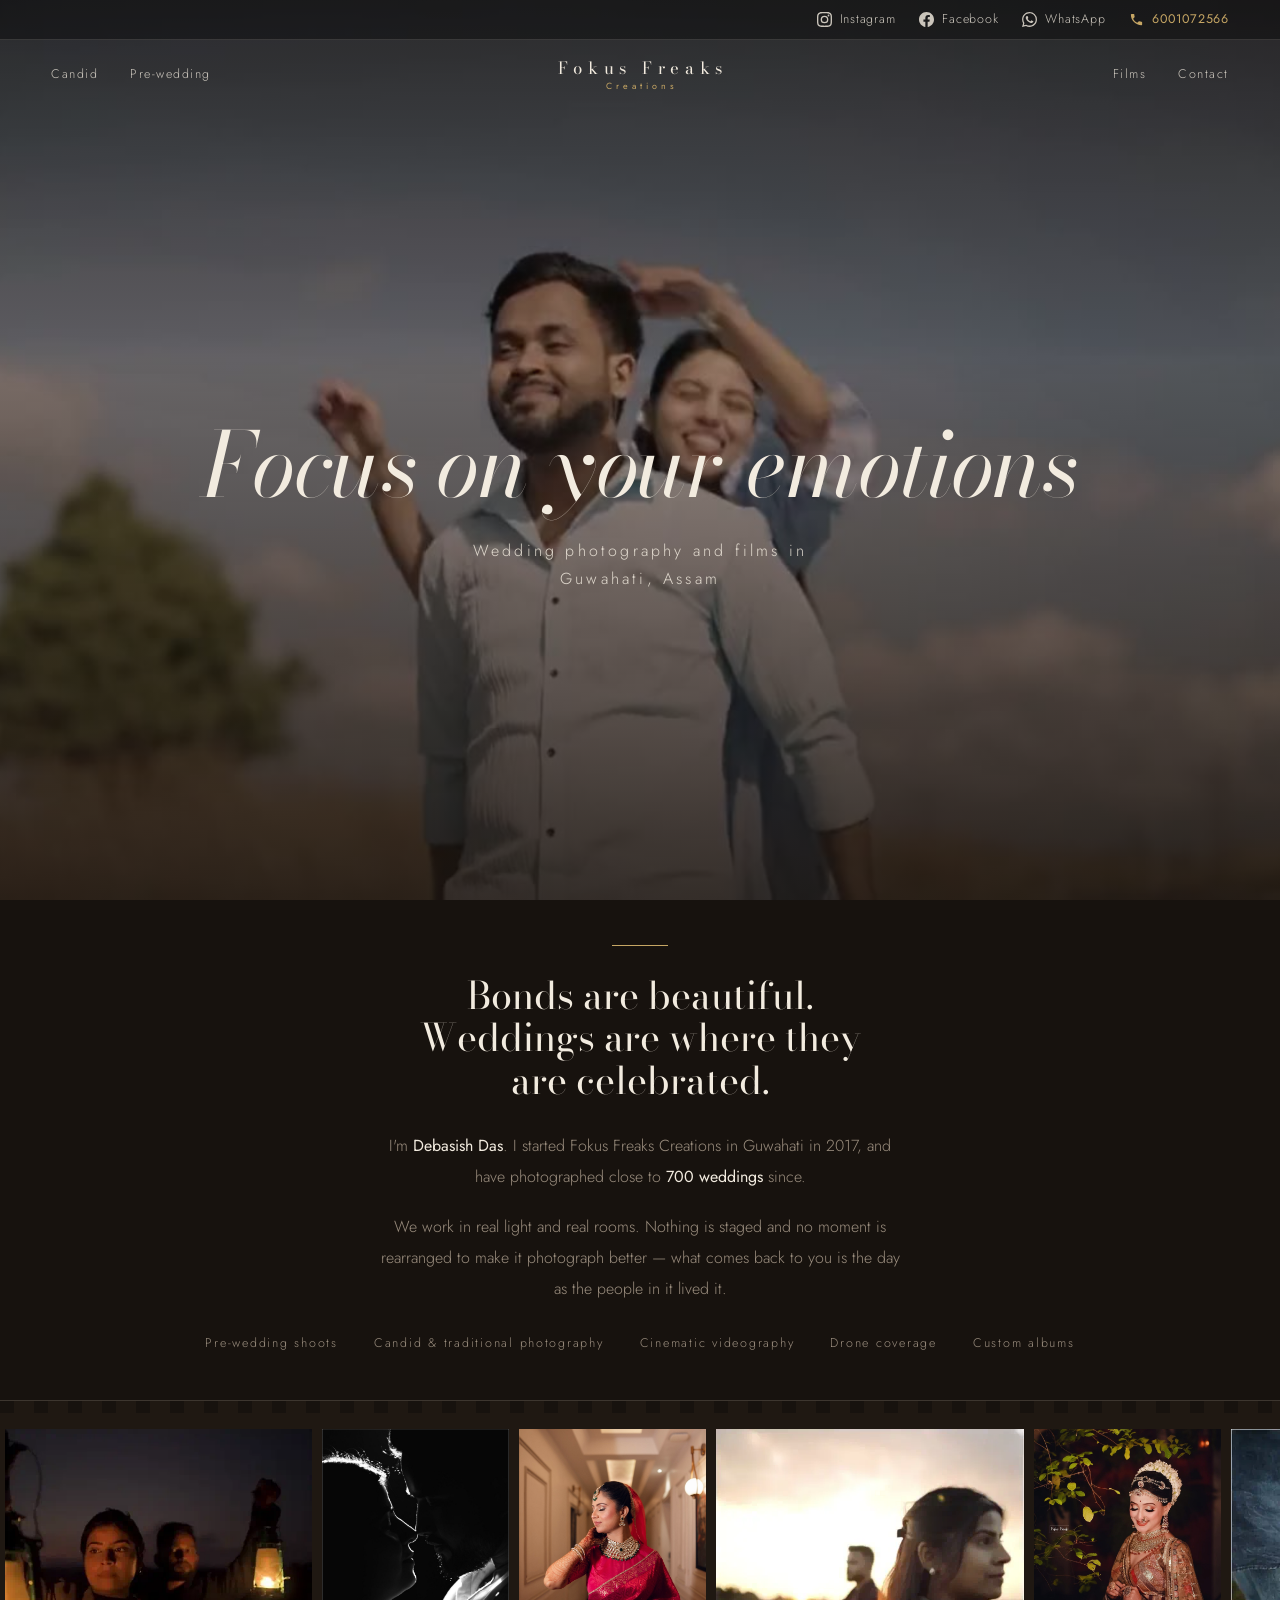
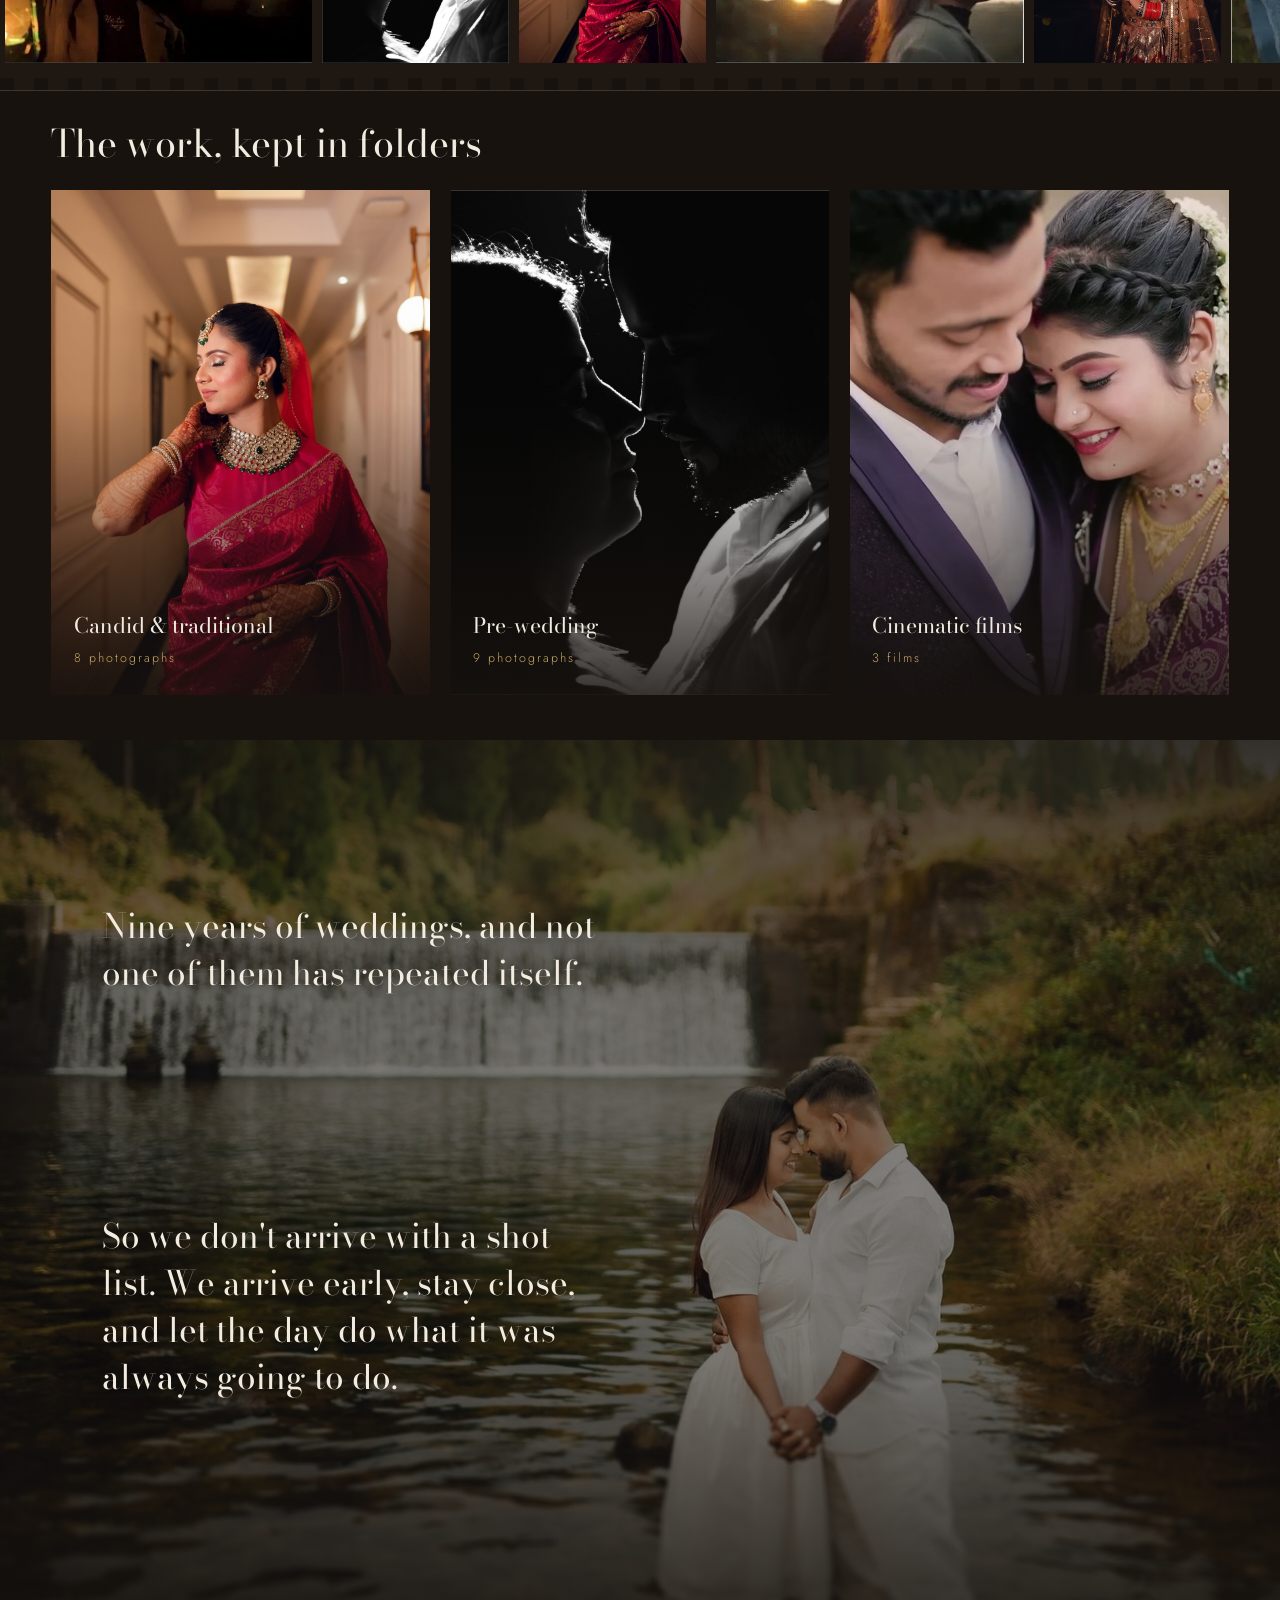
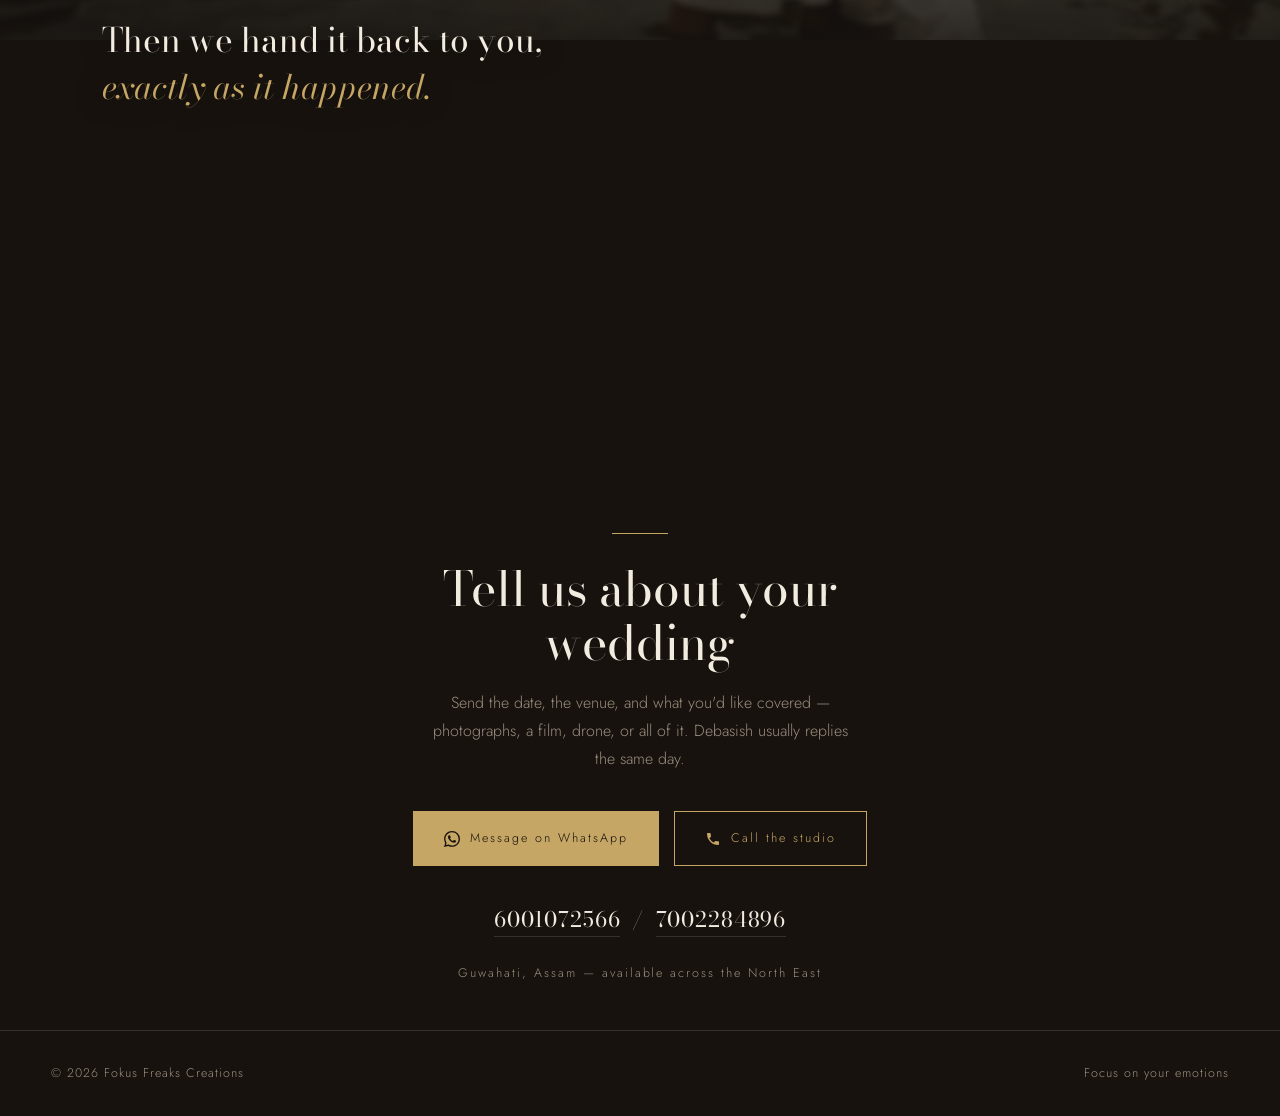
<file: index.html>
<!DOCTYPE html>
<!--
  FOKUS FREAKS CREATIONS — home page

  WHERE THE IDEAS CAME FROM (as you asked, noted in the code):
  • Hero ............... zadefilm.co.uk — one full-screen film, very little type over it.
  • Pinned picture ..... zadefilm.co.uk — a photograph held still while the words scroll past it.
  • Folder tiles ....... ashleysmithphotos.com — large tiles that open into their own galleries.
  • Moving frame strip . ours, for your brief — a 35mm strip so the home page can stay
                         almost photo-free while a visitor still sees the work.
-->
<html lang="en">
<head>
<meta charset="UTF-8">
<meta name="viewport" content="width=device-width, initial-scale=1">
<title>Fokus Freaks Creations — Wedding Photography &amp; Films in Guwahati, Assam</title>
<meta name="description" content="Fokus Freaks Creations is a wedding photography and cinematic film studio in Guwahati, Assam. Candid and traditional photography, pre-wedding shoots, drone coverage and custom albums by Debasish Das.">
<link rel="preconnect" href="https://fonts.googleapis.com">
<link rel="preconnect" href="https://fonts.gstatic.com" crossorigin>
<link href="https://fonts.googleapis.com/css2?family=Bodoni+Moda:ital,opsz,wght@0,6..96,400..500;1,6..96,400&family=Jost:wght@300;400;500&display=swap" rel="stylesheet">
<link rel="stylesheet" href="css/style.css">
</head>
<body>

<!-- The four brand marks, drawn once and reused wherever they're needed. -->
<svg style="display:none" aria-hidden="true">
  <symbol id="i-instagram" viewBox="0 0 24 24"><path d="M12 2.16c3.2 0 3.58.01 4.85.07 1.17.05 1.8.25 2.23.41.56.22.96.48 1.38.9.42.42.68.82.9 1.38.16.42.36 1.06.41 2.23.06 1.27.07 1.65.07 4.85s-.01 3.58-.07 4.85c-.05 1.17-.25 1.8-.41 2.23-.22.56-.48.96-.9 1.38-.42.42-.82.68-1.38.9-.42.16-1.06.36-2.23.41-1.27.06-1.65.07-4.85.07s-3.58-.01-4.85-.07c-1.17-.05-1.8-.25-2.23-.41-.56-.22-.96-.48-1.38-.9-.42-.42-.68-.82-.9-1.38-.16-.42-.36-1.06-.41-2.23-.06-1.27-.07-1.65-.07-4.85s.01-3.58.07-4.85c.05-1.17.25-1.8.41-2.23.22-.56.48-.96.9-1.38.42-.42.82-.68 1.38-.9.42-.16 1.06-.36 2.23-.41 1.27-.06 1.65-.07 4.85-.07M12 0C8.74 0 8.33.01 7.05.07 5.78.13 4.9.33 4.14.63c-.79.3-1.46.72-2.13 1.38C1.35 2.68.94 3.35.63 4.14.33 4.9.13 5.78.07 7.05.01 8.33 0 8.74 0 12s.01 3.67.07 4.95c.06 1.27.26 2.15.56 2.91.3.79.72 1.46 1.38 2.13.67.67 1.34 1.08 2.13 1.38.76.3 1.64.5 2.91.56C8.33 23.99 8.74 24 12 24s3.67-.01 4.95-.07c1.27-.06 2.15-.26 2.91-.56.79-.3 1.46-.71 2.13-1.38.67-.67 1.08-1.34 1.38-2.13.3-.76.5-1.64.56-2.91.06-1.28.07-1.69.07-4.95s-.01-3.67-.07-4.95c-.06-1.27-.26-2.15-.56-2.91-.3-.79-.71-1.46-1.38-2.13C21.32 1.35 20.65.94 19.86.63c-.76-.3-1.64-.5-2.91-.56C15.67.01 15.26 0 12 0z"/><path d="M12 5.84a6.16 6.16 0 100 12.32 6.16 6.16 0 000-12.32zM12 16a4 4 0 110-8 4 4 0 010 8z"/><circle cx="18.41" cy="5.59" r="1.44"/></symbol>
  <symbol id="i-facebook" viewBox="0 0 24 24"><path d="M24 12.07C24 5.4 18.63 0 12 0S0 5.4 0 12.07C0 18.1 4.39 23.1 10.13 24v-8.44H7.08v-3.49h3.05V9.41c0-3.02 1.79-4.69 4.53-4.69 1.31 0 2.68.24 2.68.24v2.97h-1.51c-1.49 0-1.96.93-1.96 1.89v2.25h3.33l-.53 3.49h-2.8V24C19.61 23.1 24 18.1 24 12.07z"/></symbol>
  <symbol id="i-whatsapp" viewBox="0 0 24 24"><path d="M17.47 14.38c-.3-.15-1.76-.87-2.03-.97-.27-.1-.47-.15-.67.15-.2.3-.77.97-.94 1.16-.17.2-.35.22-.64.08-.3-.15-1.26-.46-2.39-1.48-.88-.79-1.48-1.76-1.65-2.06-.17-.3-.02-.46.13-.61.13-.13.3-.35.45-.52.15-.17.2-.3.3-.5.1-.2.05-.37-.03-.52-.07-.15-.67-1.61-.92-2.21-.24-.58-.49-.5-.67-.51h-.57c-.2 0-.52.07-.79.37-.27.3-1.04 1.02-1.04 2.48s1.07 2.88 1.21 3.07c.15.2 2.1 3.2 5.08 4.49.71.3 1.26.49 1.69.62.71.23 1.36.2 1.87.12.57-.09 1.76-.72 2-1.41.25-.7.25-1.29.18-1.42-.08-.12-.28-.2-.57-.34M12.05 21.79h-.01a9.87 9.87 0 01-5.03-1.38l-.36-.21-3.74.98 1-3.65-.24-.37a9.86 9.86 0 01-1.51-5.26c0-5.45 4.44-9.89 9.89-9.89 2.64 0 5.12 1.03 6.99 2.9a9.83 9.83 0 012.89 6.99c0 5.45-4.43 9.89-9.88 9.89M20.46 3.49A11.82 11.82 0 0012.05 0C5.5 0 .16 5.34.16 11.89c0 2.1.55 4.14 1.59 5.95L.06 24l6.31-1.65a11.88 11.88 0 005.68 1.45h.01c6.55 0 11.89-5.34 11.89-11.89a11.82 11.82 0 00-3.48-8.42z"/></symbol>
  <symbol id="i-phone" viewBox="0 0 24 24"><path d="M6.62 10.79c1.44 2.83 3.76 5.14 6.59 6.59l2.2-2.2c.27-.27.67-.36 1.02-.24 1.12.37 2.33.57 3.57.57.55 0 1 .45 1 1V20c0 .55-.45 1-1 1-9.39 0-17-7.61-17-17 0-.55.45-1 1-1h3.5c.55 0 1 .45 1 1 0 1.25.2 2.45.57 3.57.11.35.03.74-.25 1.02l-2.2 2.2z"/></symbol>
</svg>

<header class="site-head">

  <!-- Instagram, Facebook, WhatsApp and the phone number sit at the very top,
       above the navigation — not in the footer. -->
  <div class="reach">
    <!-- TODO: swap in the studio's real Instagram address -->
    <a class="reach__item" href="https://www.instagram.com/fokus_freaks_creations/" target="_blank" rel="noopener">
      <svg><use href="#i-instagram"></use></svg><span>Instagram</span>
    </a>
    <a class="reach__item" href="https://www.facebook.com/FOKUSFREAKS10" target="_blank" rel="noopener">
      <svg><use href="#i-facebook"></use></svg><span>Facebook</span>
    </a>
    <a class="reach__item" href="https://wa.me/916001072566" target="_blank" rel="noopener">
      <svg><use href="#i-whatsapp"></use></svg><span>WhatsApp</span>
    </a>
    <a class="reach__item reach__item--call" href="tel:+916001072566">
      <svg><use href="#i-phone"></use></svg><span>6001072566</span>
    </a>
  </div>

  <nav class="nav" id="nav">
    <ul class="nav__side nav__side--left">
      <li><a href="candid.html">Candid</a></li>
      <li><a href="pre-wedding.html">Pre-wedding</a></li>
    </ul>

    <a class="nav__mark" href="index.html">Fokus Freaks<span>Creations</span></a>

    <ul class="nav__side nav__side--right">
      <li><a href="films.html">Films</a></li>
      <li><a href="#contact">Contact</a></li>
    </ul>

    <button class="nav__toggle" id="navToggle" aria-expanded="false" aria-controls="nav">Menu</button>
  </nav>
</header>

<main>

  <!-- HERO — one film, filling the screen (zadefilm.co.uk) -->
  <section class="hero">
    <video class="hero__video" autoplay muted loop playsinline preload="auto"
           poster="assets/hero/hero-poster.jpg">
      <source src="assets/hero/hero.mp4" type="video/mp4">
    </video>
    <div class="hero__veil"></div>
    <div class="hero__copy">
      <h1>Focus on your emotions</h1>
      <p class="hero__sub">Wedding photography and films in Guwahati, Assam</p>
    </div>
  </section>

  <!-- OPENING — words only. No photographs on this part of the page. -->
  <section class="opening" id="opening">
    <div class="wrap">
      <hr class="rule rule--center">
      <h2>Bonds are beautiful. Weddings are where they are celebrated.</h2>
      <div class="opening__body">
        <p>I'm <strong>Debasish Das</strong>. I started Fokus Freaks Creations in Guwahati in 2017,
        and have photographed close to <strong>700 weddings</strong> since.</p>
        <p>We work in real light and real rooms. Nothing is staged and no moment is rearranged to
        make it photograph better — what comes back to you is the day as the people in it lived it.</p>
      </div>
      <ul class="craft">
        <li>Pre-wedding shoots</li>
        <li>Candid &amp; traditional photography</li>
        <li>Cinematic videography</li>
        <li>Drone coverage</li>
        <li>Custom albums</li>
      </ul>
    </div>
  </section>

  <!-- MOVING FRAME STRIP — the frames are duplicated once so the loop is seamless.
       Hovering pauses it, and every frame opens the folder it belongs to. -->
  <section class="strip" aria-label="Recent frames">
    <div class="strip__track">
      <a class="frame" href="candid.html"><img src="assets/strip/strip-lantern.webp" alt="Candid moment by lantern light" loading="lazy"></a>
      <a class="frame" href="pre-wedding.html"><img src="assets/pre-wedding/pre-04.jpg" alt="Pre-wedding portrait in silhouette" loading="lazy"></a>
      <a class="frame" href="candid.html"><img src="assets/candid/candid-04.jpg" alt="Bride in red, Assamese wedding" loading="lazy"></a>
      <a class="frame" href="pre-wedding.html"><img src="assets/strip/strip-sunset.webp" alt="Pre-wedding shoot at sunset" loading="lazy"></a>
      <a class="frame" href="candid.html"><img src="assets/candid/candid-08.jpg" alt="Bridal portrait among leaves" loading="lazy"></a>
      <a class="frame" href="pre-wedding.html"><img src="assets/strip/strip-hands.webp" alt="Hands held during a pre-wedding shoot" loading="lazy"></a>
      <a class="frame" href="candid.html"><img src="assets/candid/candid-01.jpg" alt="Guests arriving in traditional mekhela sador" loading="lazy"></a>
      <a class="frame" href="pre-wedding.html"><img src="assets/strip/strip-misty-walk.webp" alt="Couple walking through mist" loading="lazy"></a>
      <a class="frame" href="pre-wedding.html"><img src="assets/pre-wedding/pre-02.jpg" alt="Couple at the river's edge" loading="lazy"></a>
      <a class="frame" href="candid.html"><img src="assets/candid/candid-06.jpg" alt="Bride in a golden muga saree" loading="lazy"></a>

      <!-- duplicate set, kept out of screen readers -->
      <a class="frame" href="candid.html" aria-hidden="true" tabindex="-1"><img src="assets/strip/strip-lantern.webp" alt="" loading="lazy"></a>
      <a class="frame" href="pre-wedding.html" aria-hidden="true" tabindex="-1"><img src="assets/pre-wedding/pre-04.jpg" alt="" loading="lazy"></a>
      <a class="frame" href="candid.html" aria-hidden="true" tabindex="-1"><img src="assets/candid/candid-04.jpg" alt="" loading="lazy"></a>
      <a class="frame" href="pre-wedding.html" aria-hidden="true" tabindex="-1"><img src="assets/strip/strip-sunset.webp" alt="" loading="lazy"></a>
      <a class="frame" href="candid.html" aria-hidden="true" tabindex="-1"><img src="assets/candid/candid-08.jpg" alt="" loading="lazy"></a>
      <a class="frame" href="pre-wedding.html" aria-hidden="true" tabindex="-1"><img src="assets/strip/strip-hands.webp" alt="" loading="lazy"></a>
      <a class="frame" href="candid.html" aria-hidden="true" tabindex="-1"><img src="assets/candid/candid-01.jpg" alt="" loading="lazy"></a>
      <a class="frame" href="pre-wedding.html" aria-hidden="true" tabindex="-1"><img src="assets/strip/strip-misty-walk.webp" alt="" loading="lazy"></a>
      <a class="frame" href="pre-wedding.html" aria-hidden="true" tabindex="-1"><img src="assets/pre-wedding/pre-02.jpg" alt="" loading="lazy"></a>
      <a class="frame" href="candid.html" aria-hidden="true" tabindex="-1"><img src="assets/candid/candid-06.jpg" alt="" loading="lazy"></a>
    </div>
  </section>

  <!-- FOLDERS — the photographs live behind these three tiles
       (structure borrowed from ashleysmithphotos.com) -->
  <section class="folders" id="work">
    <div class="wrap">
      <h2 class="folders__title">The work, kept in folders</h2>

      <div class="folder-grid">
        <a class="folder" href="candid.html">
          <img src="assets/candid/candid-04.jpg" alt="A bride in red before the ceremony" loading="lazy">
          <div class="folder__label">
            <h3>Candid &amp; traditional</h3>
            <span>8 photographs</span>
          </div>
        </a>

        <a class="folder" href="pre-wedding.html">
          <img src="assets/pre-wedding/pre-04.jpg" alt="A couple in silhouette during a pre-wedding shoot" loading="lazy">
          <div class="folder__label">
            <h3>Pre-wedding</h3>
            <span>9 photographs</span>
          </div>
        </a>

        <a class="folder" href="films.html">
          <img src="assets/films/film-03-poster.jpg" alt="Still from a cinematic wedding film" loading="lazy">
          <div class="folder__label">
            <h3>Cinematic films</h3>
            <span>3 films</span>
          </div>
        </a>
      </div>
    </div>
  </section>

  <!-- PINNED PICTURE, SCROLLING WORDS (zadefilm.co.uk) -->
  <section class="pinned" aria-label="How we work">
    <div class="pinned__media">
      <img src="assets/pre-wedding/pre-02.jpg"
           alt="A couple standing together in the river below the hills" loading="lazy" decoding="async">
    </div>
    <div class="pinned__scroll">
      <p class="pinned__line">Nine years of weddings, and not one of them has repeated itself.</p>
      <p class="pinned__line">So we don't arrive with a shot list. We arrive early, stay close,
      and let the day do what it was always going to do.</p>
      <p class="pinned__line">Then we hand it back to you, <em>exactly as it happened.</em></p>
    </div>
  </section>

  <!-- CONTACT -->
  <section class="contact" id="contact">
    <div class="wrap">
      <hr class="rule rule--center">
      <h2>Tell us about your wedding</h2>
      <p class="contact__lead">Send the date, the venue, and what you'd like covered — photographs,
      a film, drone, or all of it. Debasish usually replies the same day.</p>

      <div class="contact__actions">
        <a class="btn btn--solid" href="https://wa.me/916001072566?text=Hi%20Fokus%20Freaks%2C%20I%27d%20like%20to%20ask%20about%20wedding%20coverage." target="_blank" rel="noopener">
          <svg><use href="#i-whatsapp"></use></svg>Message on WhatsApp
        </a>
        <a class="btn" href="tel:+916001072566">
          <svg><use href="#i-phone"></use></svg>Call the studio
        </a>
      </div>

      <p class="contact__numbers">
        <a href="tel:+916001072566">6001072566</a> &nbsp;/&nbsp;
        <a href="tel:+917002284896">7002284896</a>
      </p>
      <p class="contact__where">Guwahati, Assam — available across the North East</p>
    </div>
  </section>
</main>

<footer class="site-foot">
  <div class="wrap">
    <span>© 2026 Fokus Freaks Creations</span>
    <span>Focus on your emotions</span>
  </div>
</footer>

<script src="js/script.js"></script>
</body>
</html>
</file>
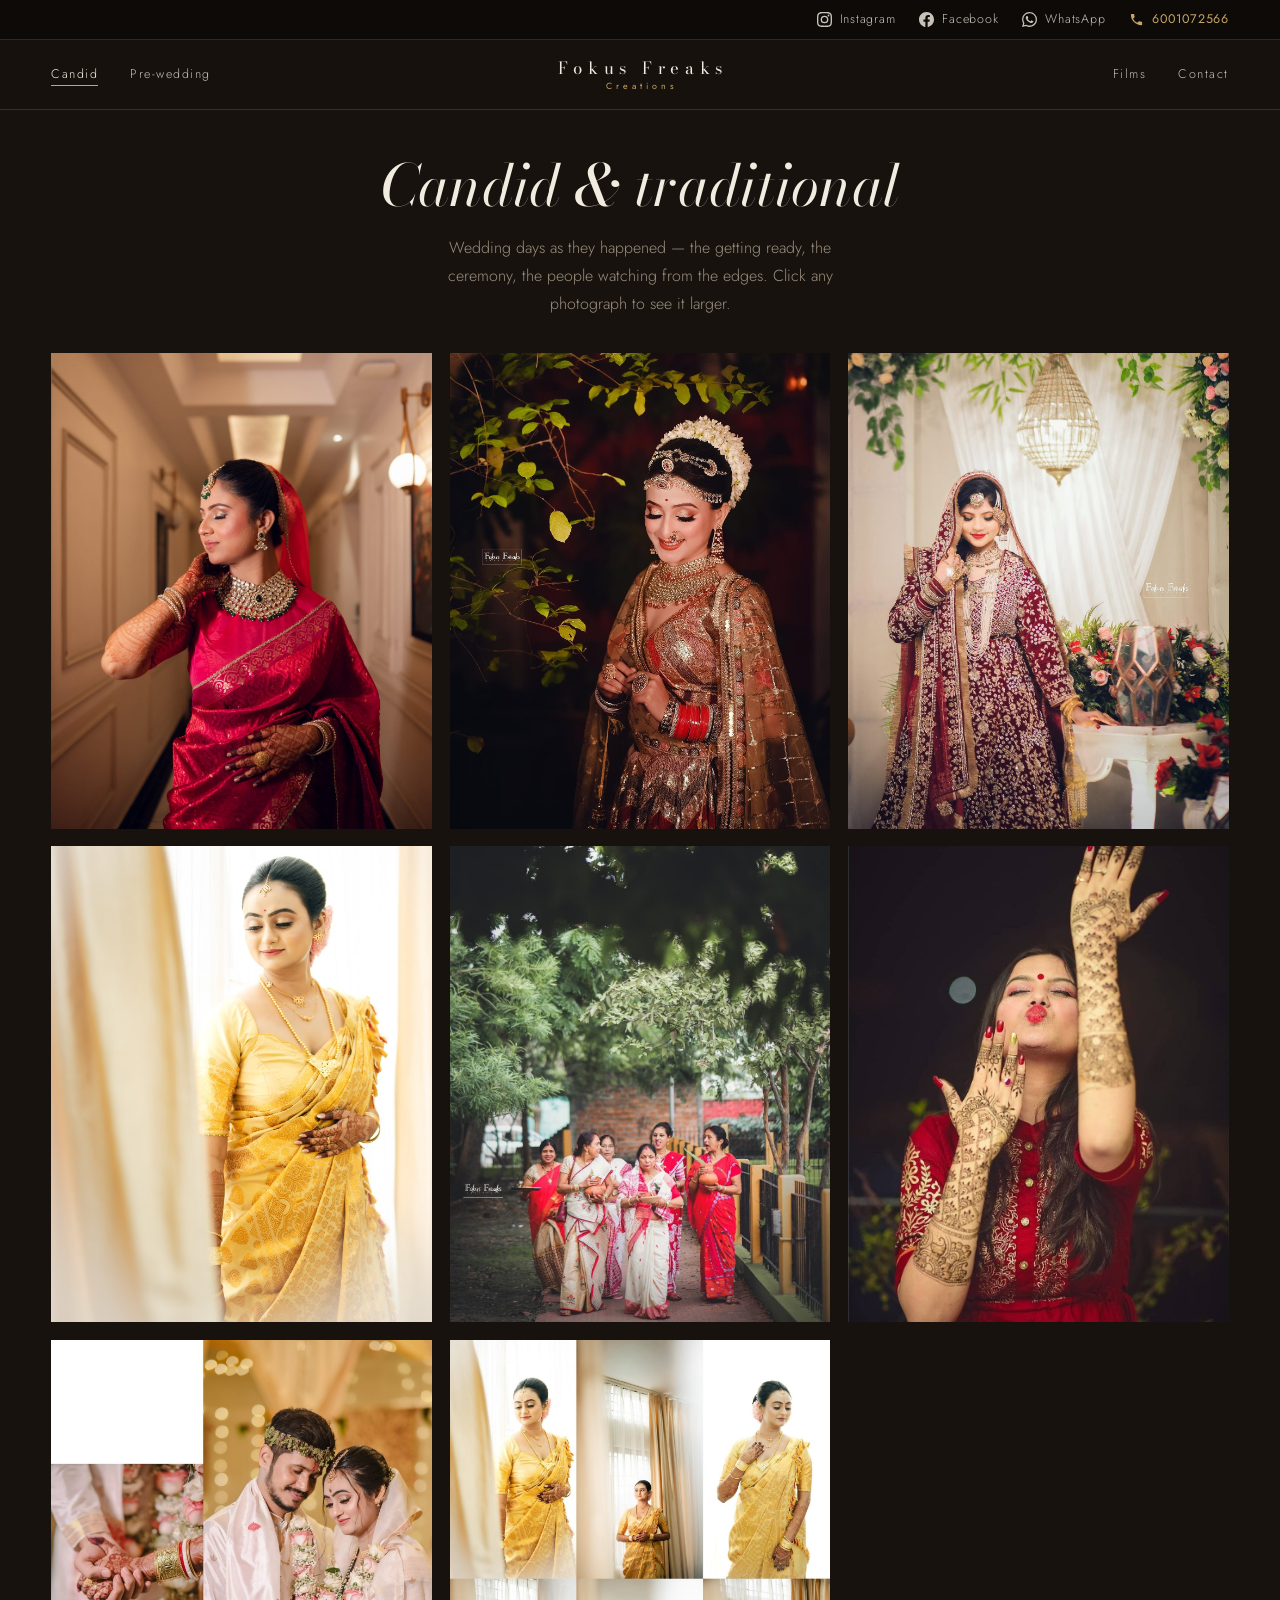
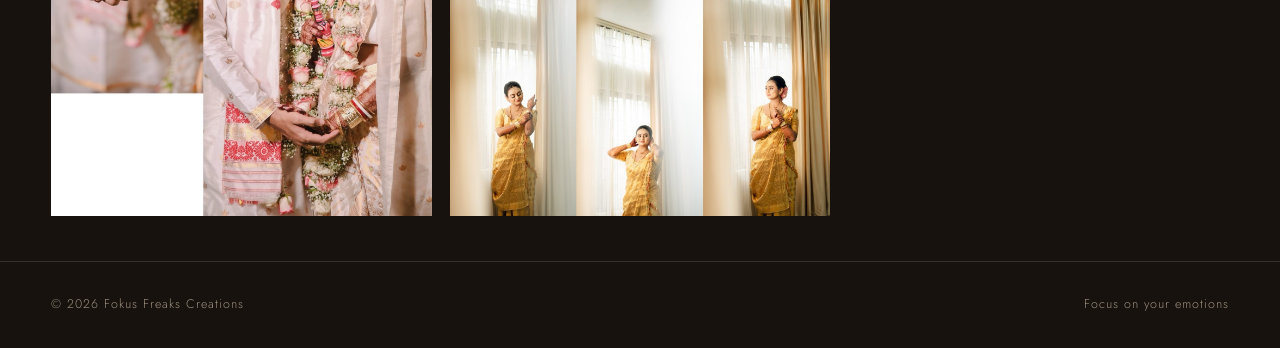
<file: candid.html>
<!DOCTYPE html>
<!-- Gallery layout follows ashleysmithphotos.com: one folder, one page, photographs only. -->
<html lang="en">
<head>
<meta charset="UTF-8">
<meta name="viewport" content="width=device-width, initial-scale=1">
<title>Candid &amp; Traditional Wedding Photography — Fokus Freaks Creations, Guwahati</title>
<meta name="description" content="Candid and traditional wedding photography from Assamese and North East Indian weddings, photographed by Debasish Das of Fokus Freaks Creations, Guwahati.">
<link rel="preconnect" href="https://fonts.googleapis.com">
<link rel="preconnect" href="https://fonts.gstatic.com" crossorigin>
<link href="https://fonts.googleapis.com/css2?family=Bodoni+Moda:ital,opsz,wght@0,6..96,400..500;1,6..96,400&family=Jost:wght@300;400;500&display=swap" rel="stylesheet">
<link rel="stylesheet" href="css/style.css">
</head>
<body>

<svg style="display:none" aria-hidden="true">
  <symbol id="i-instagram" viewBox="0 0 24 24"><path d="M12 2.16c3.2 0 3.58.01 4.85.07 1.17.05 1.8.25 2.23.41.56.22.96.48 1.38.9.42.42.68.82.9 1.38.16.42.36 1.06.41 2.23.06 1.27.07 1.65.07 4.85s-.01 3.58-.07 4.85c-.05 1.17-.25 1.8-.41 2.23-.22.56-.48.96-.9 1.38-.42.42-.82.68-1.38.9-.42.16-1.06.36-2.23.41-1.27.06-1.65.07-4.85.07s-3.58-.01-4.85-.07c-1.17-.05-1.8-.25-2.23-.41-.56-.22-.96-.48-1.38-.9-.42-.42-.68-.82-.9-1.38-.16-.42-.36-1.06-.41-2.23-.06-1.27-.07-1.65-.07-4.85s.01-3.58.07-4.85c.05-1.17.25-1.8.41-2.23.22-.56.48-.96.9-1.38.42-.42.82-.68 1.38-.9.42-.16 1.06-.36 2.23-.41 1.27-.06 1.65-.07 4.85-.07M12 0C8.74 0 8.33.01 7.05.07 5.78.13 4.9.33 4.14.63c-.79.3-1.46.72-2.13 1.38C1.35 2.68.94 3.35.63 4.14.33 4.9.13 5.78.07 7.05.01 8.33 0 8.74 0 12s.01 3.67.07 4.95c.06 1.27.26 2.15.56 2.91.3.79.72 1.46 1.38 2.13.67.67 1.34 1.08 2.13 1.38.76.3 1.64.5 2.91.56C8.33 23.99 8.74 24 12 24s3.67-.01 4.95-.07c1.27-.06 2.15-.26 2.91-.56.79-.3 1.46-.71 2.13-1.38.67-.67 1.08-1.34 1.38-2.13.3-.76.5-1.64.56-2.91.06-1.28.07-1.69.07-4.95s-.01-3.67-.07-4.95c-.06-1.27-.26-2.15-.56-2.91-.3-.79-.71-1.46-1.38-2.13C21.32 1.35 20.65.94 19.86.63c-.76-.3-1.64-.5-2.91-.56C15.67.01 15.26 0 12 0z"/><path d="M12 5.84a6.16 6.16 0 100 12.32 6.16 6.16 0 000-12.32zM12 16a4 4 0 110-8 4 4 0 010 8z"/><circle cx="18.41" cy="5.59" r="1.44"/></symbol>
  <symbol id="i-facebook" viewBox="0 0 24 24"><path d="M24 12.07C24 5.4 18.63 0 12 0S0 5.4 0 12.07C0 18.1 4.39 23.1 10.13 24v-8.44H7.08v-3.49h3.05V9.41c0-3.02 1.79-4.69 4.53-4.69 1.31 0 2.68.24 2.68.24v2.97h-1.51c-1.49 0-1.96.93-1.96 1.89v2.25h3.33l-.53 3.49h-2.8V24C19.61 23.1 24 18.1 24 12.07z"/></symbol>
  <symbol id="i-whatsapp" viewBox="0 0 24 24"><path d="M17.47 14.38c-.3-.15-1.76-.87-2.03-.97-.27-.1-.47-.15-.67.15-.2.3-.77.97-.94 1.16-.17.2-.35.22-.64.08-.3-.15-1.26-.46-2.39-1.48-.88-.79-1.48-1.76-1.65-2.06-.17-.3-.02-.46.13-.61.13-.13.3-.35.45-.52.15-.17.2-.3.3-.5.1-.2.05-.37-.03-.52-.07-.15-.67-1.61-.92-2.21-.24-.58-.49-.5-.67-.51h-.57c-.2 0-.52.07-.79.37-.27.3-1.04 1.02-1.04 2.48s1.07 2.88 1.21 3.07c.15.2 2.1 3.2 5.08 4.49.71.3 1.26.49 1.69.62.71.23 1.36.2 1.87.12.57-.09 1.76-.72 2-1.41.25-.7.25-1.29.18-1.42-.08-.12-.28-.2-.57-.34M12.05 21.79h-.01a9.87 9.87 0 01-5.03-1.38l-.36-.21-3.74.98 1-3.65-.24-.37a9.86 9.86 0 01-1.51-5.26c0-5.45 4.44-9.89 9.89-9.89 2.64 0 5.12 1.03 6.99 2.9a9.83 9.83 0 012.89 6.99c0 5.45-4.43 9.89-9.88 9.89M20.46 3.49A11.82 11.82 0 0012.05 0C5.5 0 .16 5.34.16 11.89c0 2.1.55 4.14 1.59 5.95L.06 24l6.31-1.65a11.88 11.88 0 005.68 1.45h.01c6.55 0 11.89-5.34 11.89-11.89a11.82 11.82 0 00-3.48-8.42z"/></symbol>
  <symbol id="i-phone" viewBox="0 0 24 24"><path d="M6.62 10.79c1.44 2.83 3.76 5.14 6.59 6.59l2.2-2.2c.27-.27.67-.36 1.02-.24 1.12.37 2.33.57 3.57.57.55 0 1 .45 1 1V20c0 .55-.45 1-1 1-9.39 0-17-7.61-17-17 0-.55.45-1 1-1h3.5c.55 0 1 .45 1 1 0 1.25.2 2.45.57 3.57.11.35.03.74-.25 1.02l-2.2 2.2z"/></symbol>
</svg>

<header class="site-head">

  <!-- Instagram, Facebook, WhatsApp and the phone number sit at the very top,
       above the navigation — not in the footer. -->
  <div class="reach">
    <!-- TODO: swap in the studio's real Instagram address -->
    <a class="reach__item" href="https://www.instagram.com/fokus_freaks_creations/" target="_blank" rel="noopener">
      <svg><use href="#i-instagram"></use></svg><span>Instagram</span>
    </a>
    <a class="reach__item" href="https://www.facebook.com/FOKUSFREAKS10" target="_blank" rel="noopener">
      <svg><use href="#i-facebook"></use></svg><span>Facebook</span>
    </a>
    <a class="reach__item" href="https://wa.me/916001072566" target="_blank" rel="noopener">
      <svg><use href="#i-whatsapp"></use></svg><span>WhatsApp</span>
    </a>
    <a class="reach__item reach__item--call" href="tel:+916001072566">
      <svg><use href="#i-phone"></use></svg><span>6001072566</span>
    </a>
  </div>

  <nav class="nav" id="nav">
    <ul class="nav__side nav__side--left">
      <li><a href="candid.html" aria-current="page">Candid</a></li>
      <li><a href="pre-wedding.html">Pre-wedding</a></li>
    </ul>

    <a class="nav__mark" href="index.html">Fokus Freaks<span>Creations</span></a>

    <ul class="nav__side nav__side--right">
      <li><a href="films.html">Films</a></li>
      <li><a href="index.html#contact">Contact</a></li>
    </ul>

    <button class="nav__toggle" id="navToggle" aria-expanded="false" aria-controls="nav">Menu</button>
  </nav>
</header>

<main>
  <div class="wrap">
    <div class="page-head">
      <h1>Candid &amp; traditional</h1>
      <p>Wedding days as they happened — the getting ready, the ceremony, the people watching from the edges. Click any photograph to see it larger.</p>
    </div>
    <div class="gallery">
      <figure><img src="assets/candid/candid-04.jpg" alt="Bride in red, waiting before the ceremony" loading="lazy"></figure>
      <figure><img src="assets/candid/candid-08.jpg" alt="Bridal portrait among leaves" loading="lazy"></figure>
      <figure><img src="assets/candid/candid-03.jpg" alt="Bride in a maroon lehenga beneath the mandap" loading="lazy"></figure>
      <figure><img src="assets/candid/candid-06.jpg" alt="Bride in a golden muga saree by a window" loading="lazy"></figure>
      <figure><img src="assets/candid/candid-01.jpg" alt="Guests arriving together in mekhela sador" loading="lazy"></figure>
      <figure><img src="assets/candid/candid-02.jpg" alt="Bride showing her mehendi" loading="lazy"></figure>
      <figure><img src="assets/candid/candid-05.jpg" alt="Album spread — hands, garlands and the couple" loading="lazy"></figure>
      <figure><img src="assets/candid/candid-07.jpg" alt="A set of portraits from the bridal preparation" loading="lazy"></figure>
    </div>
  </div>
</main>

<footer class="site-foot">
  <div class="wrap">
    <span>© 2026 Fokus Freaks Creations</span>
    <span>Focus on your emotions</span>
  </div>
</footer>

<script src="js/script.js"></script>
</body>
</html>
</file>
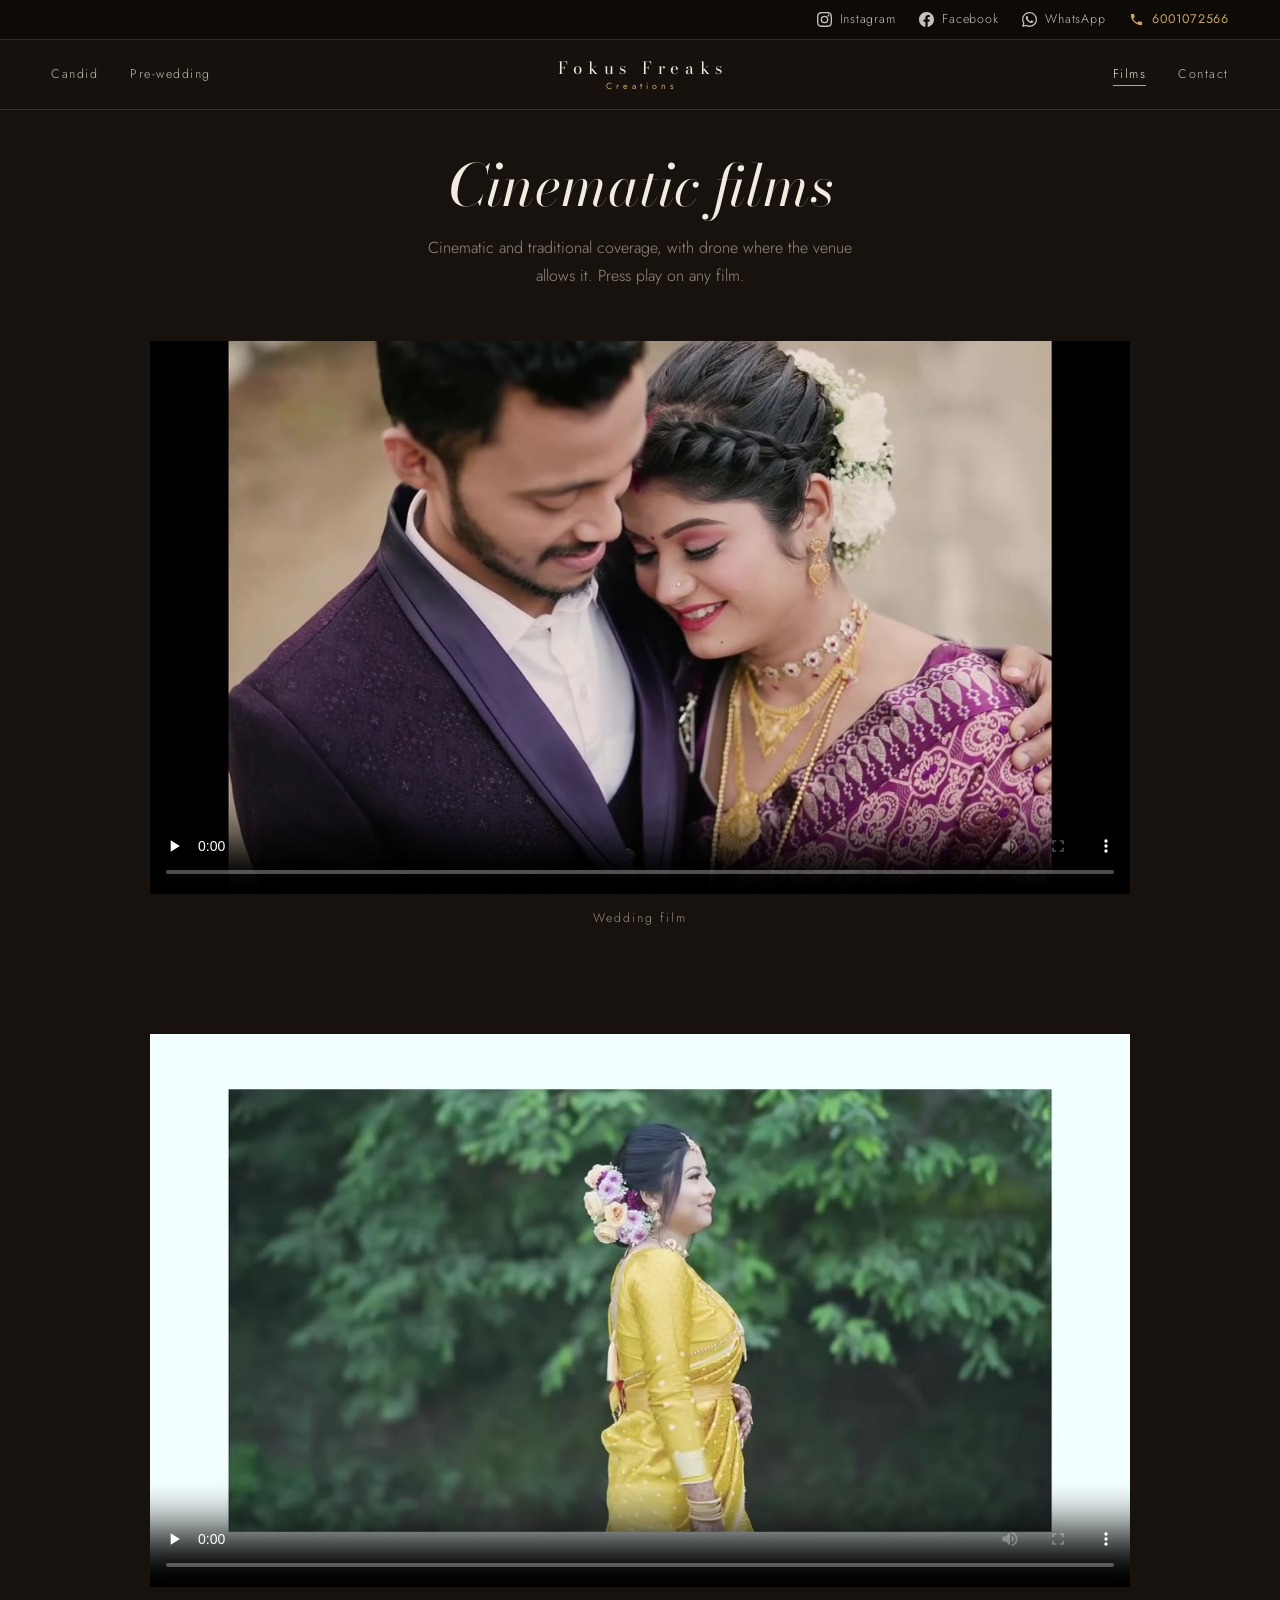
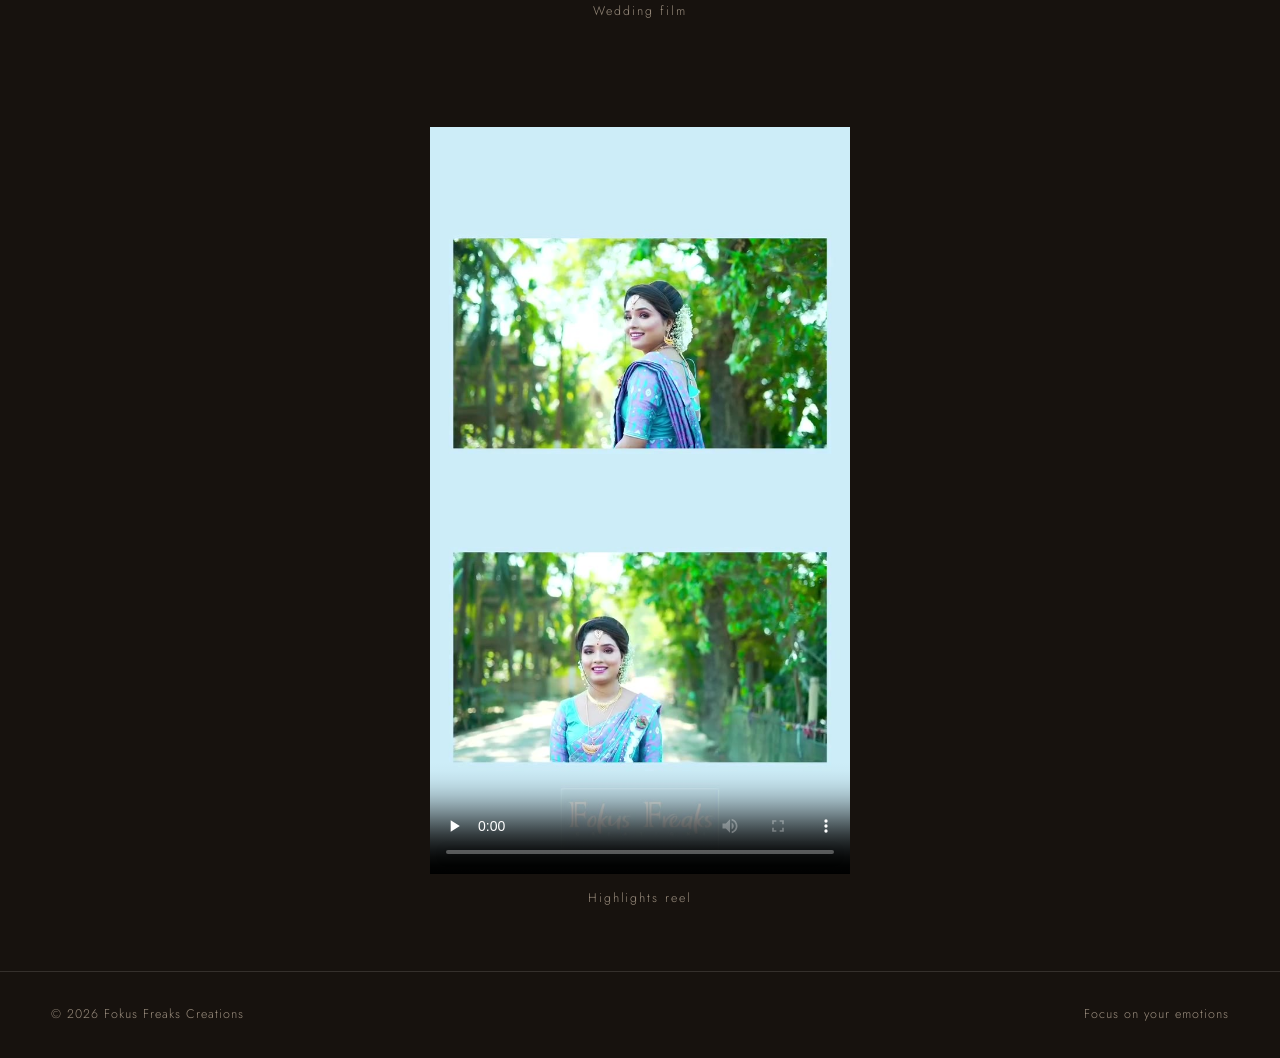
<file: films.html>
<!DOCTYPE html>
<!-- Gallery layout follows ashleysmithphotos.com: one folder, one page, photographs only. -->
<html lang="en">
<head>
<meta charset="UTF-8">
<meta name="viewport" content="width=device-width, initial-scale=1">
<title>Cinematic Wedding Films — Fokus Freaks Creations, Guwahati</title>
<meta name="description" content="Cinematic and traditional wedding videography, including drone coverage, by Fokus Freaks Creations in Guwahati, Assam.">
<link rel="preconnect" href="https://fonts.googleapis.com">
<link rel="preconnect" href="https://fonts.gstatic.com" crossorigin>
<link href="https://fonts.googleapis.com/css2?family=Bodoni+Moda:ital,opsz,wght@0,6..96,400..500;1,6..96,400&family=Jost:wght@300;400;500&display=swap" rel="stylesheet">
<link rel="stylesheet" href="css/style.css">
</head>
<body>

<svg style="display:none" aria-hidden="true">
  <symbol id="i-instagram" viewBox="0 0 24 24"><path d="M12 2.16c3.2 0 3.58.01 4.85.07 1.17.05 1.8.25 2.23.41.56.22.96.48 1.38.9.42.42.68.82.9 1.38.16.42.36 1.06.41 2.23.06 1.27.07 1.65.07 4.85s-.01 3.58-.07 4.85c-.05 1.17-.25 1.8-.41 2.23-.22.56-.48.96-.9 1.38-.42.42-.82.68-1.38.9-.42.16-1.06.36-2.23.41-1.27.06-1.65.07-4.85.07s-3.58-.01-4.85-.07c-1.17-.05-1.8-.25-2.23-.41-.56-.22-.96-.48-1.38-.9-.42-.42-.68-.82-.9-1.38-.16-.42-.36-1.06-.41-2.23-.06-1.27-.07-1.65-.07-4.85s.01-3.58.07-4.85c.05-1.17.25-1.8.41-2.23.22-.56.48-.96.9-1.38.42-.42.82-.68 1.38-.9.42-.16 1.06-.36 2.23-.41 1.27-.06 1.65-.07 4.85-.07M12 0C8.74 0 8.33.01 7.05.07 5.78.13 4.9.33 4.14.63c-.79.3-1.46.72-2.13 1.38C1.35 2.68.94 3.35.63 4.14.33 4.9.13 5.78.07 7.05.01 8.33 0 8.74 0 12s.01 3.67.07 4.95c.06 1.27.26 2.15.56 2.91.3.79.72 1.46 1.38 2.13.67.67 1.34 1.08 2.13 1.38.76.3 1.64.5 2.91.56C8.33 23.99 8.74 24 12 24s3.67-.01 4.95-.07c1.27-.06 2.15-.26 2.91-.56.79-.3 1.46-.71 2.13-1.38.67-.67 1.08-1.34 1.38-2.13.3-.76.5-1.64.56-2.91.06-1.28.07-1.69.07-4.95s-.01-3.67-.07-4.95c-.06-1.27-.26-2.15-.56-2.91-.3-.79-.71-1.46-1.38-2.13C21.32 1.35 20.65.94 19.86.63c-.76-.3-1.64-.5-2.91-.56C15.67.01 15.26 0 12 0z"/><path d="M12 5.84a6.16 6.16 0 100 12.32 6.16 6.16 0 000-12.32zM12 16a4 4 0 110-8 4 4 0 010 8z"/><circle cx="18.41" cy="5.59" r="1.44"/></symbol>
  <symbol id="i-facebook" viewBox="0 0 24 24"><path d="M24 12.07C24 5.4 18.63 0 12 0S0 5.4 0 12.07C0 18.1 4.39 23.1 10.13 24v-8.44H7.08v-3.49h3.05V9.41c0-3.02 1.79-4.69 4.53-4.69 1.31 0 2.68.24 2.68.24v2.97h-1.51c-1.49 0-1.96.93-1.96 1.89v2.25h3.33l-.53 3.49h-2.8V24C19.61 23.1 24 18.1 24 12.07z"/></symbol>
  <symbol id="i-whatsapp" viewBox="0 0 24 24"><path d="M17.47 14.38c-.3-.15-1.76-.87-2.03-.97-.27-.1-.47-.15-.67.15-.2.3-.77.97-.94 1.16-.17.2-.35.22-.64.08-.3-.15-1.26-.46-2.39-1.48-.88-.79-1.48-1.76-1.65-2.06-.17-.3-.02-.46.13-.61.13-.13.3-.35.45-.52.15-.17.2-.3.3-.5.1-.2.05-.37-.03-.52-.07-.15-.67-1.61-.92-2.21-.24-.58-.49-.5-.67-.51h-.57c-.2 0-.52.07-.79.37-.27.3-1.04 1.02-1.04 2.48s1.07 2.88 1.21 3.07c.15.2 2.1 3.2 5.08 4.49.71.3 1.26.49 1.69.62.71.23 1.36.2 1.87.12.57-.09 1.76-.72 2-1.41.25-.7.25-1.29.18-1.42-.08-.12-.28-.2-.57-.34M12.05 21.79h-.01a9.87 9.87 0 01-5.03-1.38l-.36-.21-3.74.98 1-3.65-.24-.37a9.86 9.86 0 01-1.51-5.26c0-5.45 4.44-9.89 9.89-9.89 2.64 0 5.12 1.03 6.99 2.9a9.83 9.83 0 012.89 6.99c0 5.45-4.43 9.89-9.88 9.89M20.46 3.49A11.82 11.82 0 0012.05 0C5.5 0 .16 5.34.16 11.89c0 2.1.55 4.14 1.59 5.95L.06 24l6.31-1.65a11.88 11.88 0 005.68 1.45h.01c6.55 0 11.89-5.34 11.89-11.89a11.82 11.82 0 00-3.48-8.42z"/></symbol>
  <symbol id="i-phone" viewBox="0 0 24 24"><path d="M6.62 10.79c1.44 2.83 3.76 5.14 6.59 6.59l2.2-2.2c.27-.27.67-.36 1.02-.24 1.12.37 2.33.57 3.57.57.55 0 1 .45 1 1V20c0 .55-.45 1-1 1-9.39 0-17-7.61-17-17 0-.55.45-1 1-1h3.5c.55 0 1 .45 1 1 0 1.25.2 2.45.57 3.57.11.35.03.74-.25 1.02l-2.2 2.2z"/></symbol>
</svg>

<header class="site-head">

  <!-- Instagram, Facebook, WhatsApp and the phone number sit at the very top,
       above the navigation — not in the footer. -->
  <div class="reach">
    <!-- TODO: swap in the studio's real Instagram address -->
    <a class="reach__item" href="https://www.instagram.com/fokus_freaks_creations/" target="_blank" rel="noopener">
      <svg><use href="#i-instagram"></use></svg><span>Instagram</span>
    </a>
    <a class="reach__item" href="https://www.facebook.com/FOKUSFREAKS10" target="_blank" rel="noopener">
      <svg><use href="#i-facebook"></use></svg><span>Facebook</span>
    </a>
    <a class="reach__item" href="https://wa.me/916001072566" target="_blank" rel="noopener">
      <svg><use href="#i-whatsapp"></use></svg><span>WhatsApp</span>
    </a>
    <a class="reach__item reach__item--call" href="tel:+916001072566">
      <svg><use href="#i-phone"></use></svg><span>6001072566</span>
    </a>
  </div>

  <nav class="nav" id="nav">
    <ul class="nav__side nav__side--left">
      <li><a href="candid.html">Candid</a></li>
      <li><a href="pre-wedding.html">Pre-wedding</a></li>
    </ul>

    <a class="nav__mark" href="index.html">Fokus Freaks<span>Creations</span></a>

    <ul class="nav__side nav__side--right">
      <li><a href="films.html" aria-current="page">Films</a></li>
      <li><a href="index.html#contact">Contact</a></li>
    </ul>

    <button class="nav__toggle" id="navToggle" aria-expanded="false" aria-controls="nav">Menu</button>
  </nav>
</header>

<main>
  <div class="wrap">
    <div class="page-head">
      <h1>Cinematic films</h1>
      <p>Cinematic and traditional coverage, with drone where the venue allows it. Press play on any film.</p>
    </div>
    <div class="films">
      <!-- TODO: replace each caption with the couple's names and the venue -->
      <figure class="film film--wide">
        <video controls preload="none" playsinline width="1276" height="720" poster="assets/films/film-03-poster.jpg">
          <source src="assets/films/film-03.mp4" type="video/mp4">
        </video>
        <figcaption>Wedding film</figcaption>
      </figure>

      <figure class="film film--wide">
        <video controls preload="none" playsinline width="1276" height="720" poster="assets/films/film-02-poster.jpg">
          <source src="assets/films/film-02.mp4" type="video/mp4">
        </video>
        <figcaption>Wedding film</figcaption>
      </figure>

      <figure class="film film--vertical">
        <video controls preload="none" playsinline width="720" height="1280" poster="assets/films/film-01-poster.jpg">
          <source src="assets/films/film-01.mp4" type="video/mp4">
        </video>
        <figcaption>Highlights reel</figcaption>
      </figure>
    </div>
  </div>
</main>

<footer class="site-foot">
  <div class="wrap">
    <span>© 2026 Fokus Freaks Creations</span>
    <span>Focus on your emotions</span>
  </div>
</footer>

<script src="js/script.js"></script>
</body>
</html>
</file>
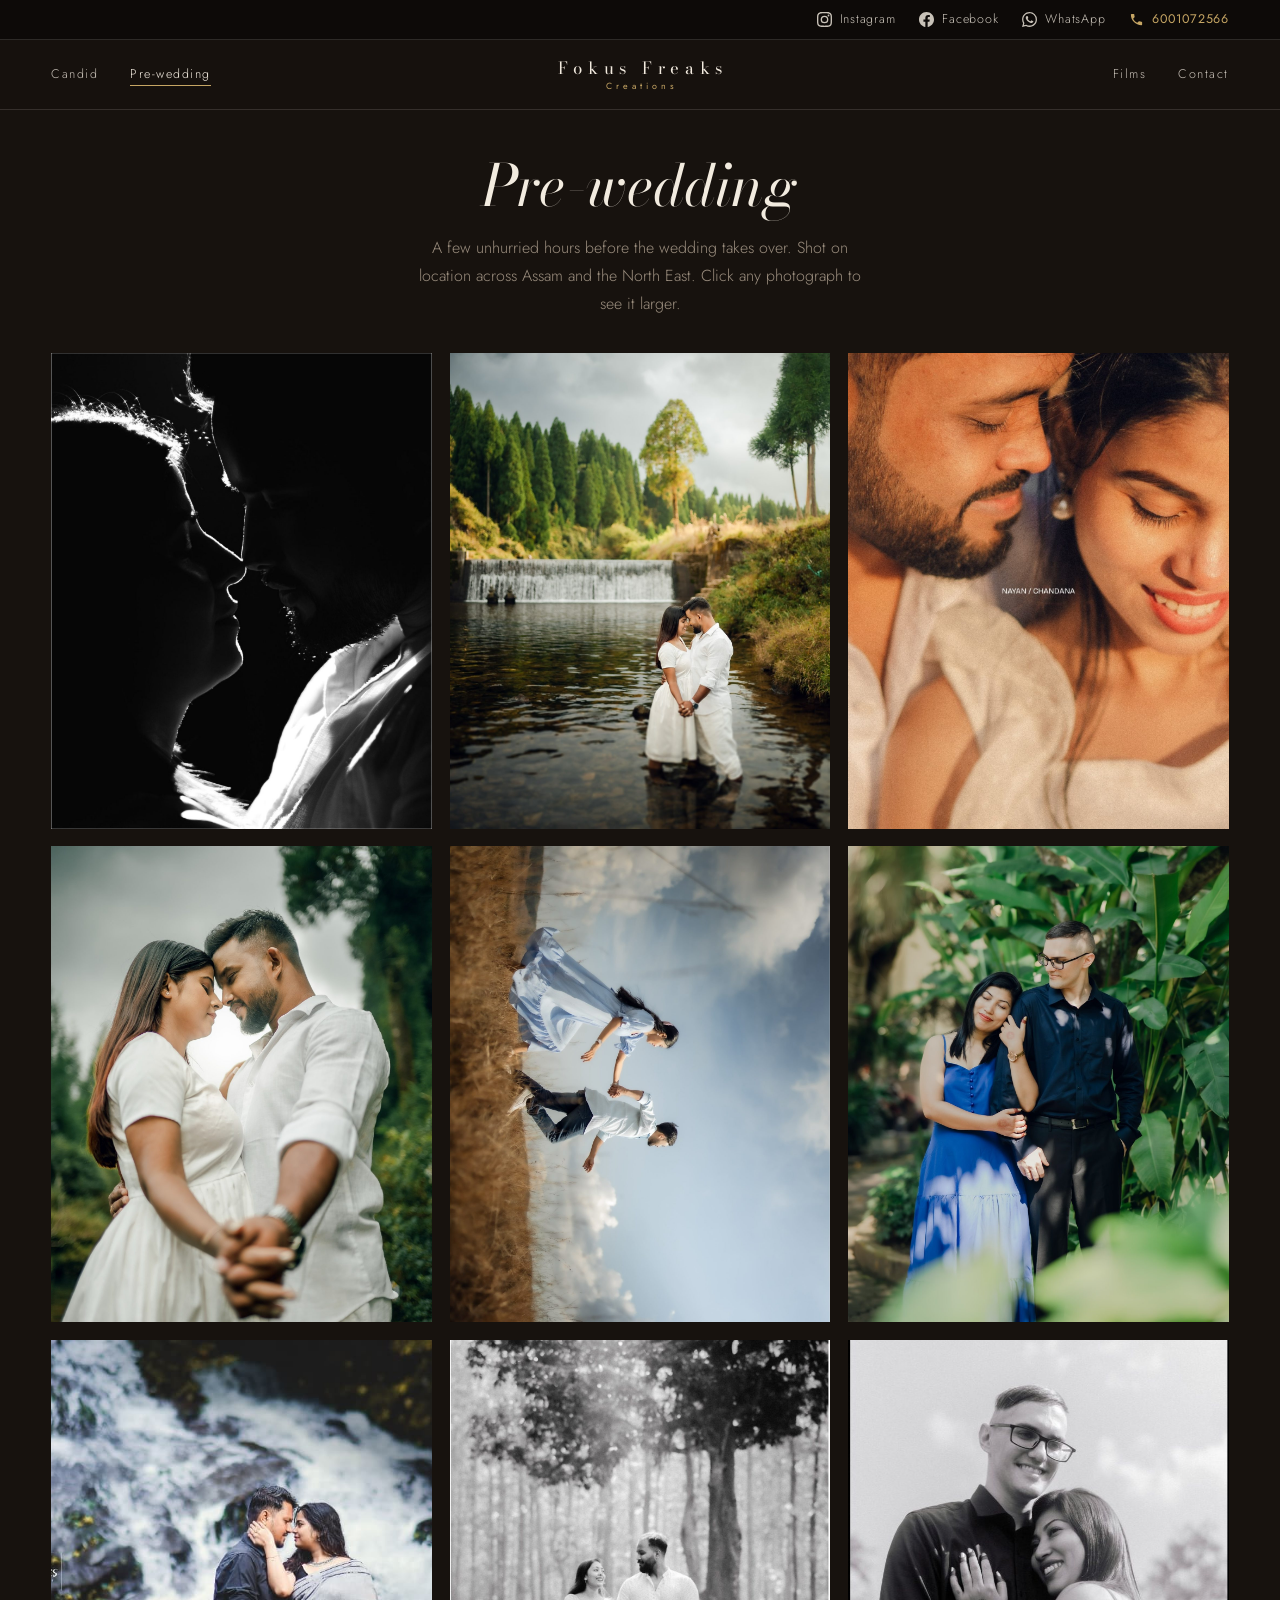
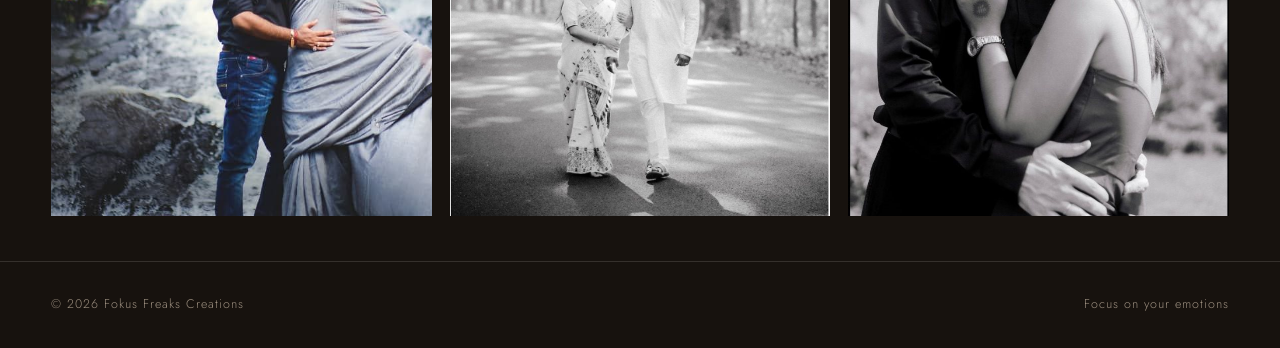
<file: pre-wedding.html>
<!DOCTYPE html>
<!-- Gallery layout follows ashleysmithphotos.com: one folder, one page, photographs only. -->
<html lang="en">
<head>
<meta charset="UTF-8">
<meta name="viewport" content="width=device-width, initial-scale=1">
<title>Pre-Wedding Shoots — Fokus Freaks Creations, Guwahati</title>
<meta name="description" content="Pre-wedding photography across Assam and the North East by Fokus Freaks Creations, Guwahati. Outdoor, studio and location shoots.">
<link rel="preconnect" href="https://fonts.googleapis.com">
<link rel="preconnect" href="https://fonts.gstatic.com" crossorigin>
<link href="https://fonts.googleapis.com/css2?family=Bodoni+Moda:ital,opsz,wght@0,6..96,400..500;1,6..96,400&family=Jost:wght@300;400;500&display=swap" rel="stylesheet">
<link rel="stylesheet" href="css/style.css">
</head>
<body>

<svg style="display:none" aria-hidden="true">
  <symbol id="i-instagram" viewBox="0 0 24 24"><path d="M12 2.16c3.2 0 3.58.01 4.85.07 1.17.05 1.8.25 2.23.41.56.22.96.48 1.38.9.42.42.68.82.9 1.38.16.42.36 1.06.41 2.23.06 1.27.07 1.65.07 4.85s-.01 3.58-.07 4.85c-.05 1.17-.25 1.8-.41 2.23-.22.56-.48.96-.9 1.38-.42.42-.82.68-1.38.9-.42.16-1.06.36-2.23.41-1.27.06-1.65.07-4.85.07s-3.58-.01-4.85-.07c-1.17-.05-1.8-.25-2.23-.41-.56-.22-.96-.48-1.38-.9-.42-.42-.68-.82-.9-1.38-.16-.42-.36-1.06-.41-2.23-.06-1.27-.07-1.65-.07-4.85s.01-3.58.07-4.85c.05-1.17.25-1.8.41-2.23.22-.56.48-.96.9-1.38.42-.42.82-.68 1.38-.9.42-.16 1.06-.36 2.23-.41 1.27-.06 1.65-.07 4.85-.07M12 0C8.74 0 8.33.01 7.05.07 5.78.13 4.9.33 4.14.63c-.79.3-1.46.72-2.13 1.38C1.35 2.68.94 3.35.63 4.14.33 4.9.13 5.78.07 7.05.01 8.33 0 8.74 0 12s.01 3.67.07 4.95c.06 1.27.26 2.15.56 2.91.3.79.72 1.46 1.38 2.13.67.67 1.34 1.08 2.13 1.38.76.3 1.64.5 2.91.56C8.33 23.99 8.74 24 12 24s3.67-.01 4.95-.07c1.27-.06 2.15-.26 2.91-.56.79-.3 1.46-.71 2.13-1.38.67-.67 1.08-1.34 1.38-2.13.3-.76.5-1.64.56-2.91.06-1.28.07-1.69.07-4.95s-.01-3.67-.07-4.95c-.06-1.27-.26-2.15-.56-2.91-.3-.79-.71-1.46-1.38-2.13C21.32 1.35 20.65.94 19.86.63c-.76-.3-1.64-.5-2.91-.56C15.67.01 15.26 0 12 0z"/><path d="M12 5.84a6.16 6.16 0 100 12.32 6.16 6.16 0 000-12.32zM12 16a4 4 0 110-8 4 4 0 010 8z"/><circle cx="18.41" cy="5.59" r="1.44"/></symbol>
  <symbol id="i-facebook" viewBox="0 0 24 24"><path d="M24 12.07C24 5.4 18.63 0 12 0S0 5.4 0 12.07C0 18.1 4.39 23.1 10.13 24v-8.44H7.08v-3.49h3.05V9.41c0-3.02 1.79-4.69 4.53-4.69 1.31 0 2.68.24 2.68.24v2.97h-1.51c-1.49 0-1.96.93-1.96 1.89v2.25h3.33l-.53 3.49h-2.8V24C19.61 23.1 24 18.1 24 12.07z"/></symbol>
  <symbol id="i-whatsapp" viewBox="0 0 24 24"><path d="M17.47 14.38c-.3-.15-1.76-.87-2.03-.97-.27-.1-.47-.15-.67.15-.2.3-.77.97-.94 1.16-.17.2-.35.22-.64.08-.3-.15-1.26-.46-2.39-1.48-.88-.79-1.48-1.76-1.65-2.06-.17-.3-.02-.46.13-.61.13-.13.3-.35.45-.52.15-.17.2-.3.3-.5.1-.2.05-.37-.03-.52-.07-.15-.67-1.61-.92-2.21-.24-.58-.49-.5-.67-.51h-.57c-.2 0-.52.07-.79.37-.27.3-1.04 1.02-1.04 2.48s1.07 2.88 1.21 3.07c.15.2 2.1 3.2 5.08 4.49.71.3 1.26.49 1.69.62.71.23 1.36.2 1.87.12.57-.09 1.76-.72 2-1.41.25-.7.25-1.29.18-1.42-.08-.12-.28-.2-.57-.34M12.05 21.79h-.01a9.87 9.87 0 01-5.03-1.38l-.36-.21-3.74.98 1-3.65-.24-.37a9.86 9.86 0 01-1.51-5.26c0-5.45 4.44-9.89 9.89-9.89 2.64 0 5.12 1.03 6.99 2.9a9.83 9.83 0 012.89 6.99c0 5.45-4.43 9.89-9.88 9.89M20.46 3.49A11.82 11.82 0 0012.05 0C5.5 0 .16 5.34.16 11.89c0 2.1.55 4.14 1.59 5.95L.06 24l6.31-1.65a11.88 11.88 0 005.68 1.45h.01c6.55 0 11.89-5.34 11.89-11.89a11.82 11.82 0 00-3.48-8.42z"/></symbol>
  <symbol id="i-phone" viewBox="0 0 24 24"><path d="M6.62 10.79c1.44 2.83 3.76 5.14 6.59 6.59l2.2-2.2c.27-.27.67-.36 1.02-.24 1.12.37 2.33.57 3.57.57.55 0 1 .45 1 1V20c0 .55-.45 1-1 1-9.39 0-17-7.61-17-17 0-.55.45-1 1-1h3.5c.55 0 1 .45 1 1 0 1.25.2 2.45.57 3.57.11.35.03.74-.25 1.02l-2.2 2.2z"/></symbol>
</svg>

<header class="site-head">

  <!-- Instagram, Facebook, WhatsApp and the phone number sit at the very top,
       above the navigation — not in the footer. -->
  <div class="reach">
    <!-- TODO: swap in the studio's real Instagram address -->
    <a class="reach__item" href="https://www.instagram.com/fokus_freaks_creations/" target="_blank" rel="noopener">
      <svg><use href="#i-instagram"></use></svg><span>Instagram</span>
    </a>
    <a class="reach__item" href="https://www.facebook.com/FOKUSFREAKS10" target="_blank" rel="noopener">
      <svg><use href="#i-facebook"></use></svg><span>Facebook</span>
    </a>
    <a class="reach__item" href="https://wa.me/916001072566" target="_blank" rel="noopener">
      <svg><use href="#i-whatsapp"></use></svg><span>WhatsApp</span>
    </a>
    <a class="reach__item reach__item--call" href="tel:+916001072566">
      <svg><use href="#i-phone"></use></svg><span>6001072566</span>
    </a>
  </div>

  <nav class="nav" id="nav">
    <ul class="nav__side nav__side--left">
      <li><a href="candid.html">Candid</a></li>
      <li><a href="pre-wedding.html" aria-current="page">Pre-wedding</a></li>
    </ul>

    <a class="nav__mark" href="index.html">Fokus Freaks<span>Creations</span></a>

    <ul class="nav__side nav__side--right">
      <li><a href="films.html">Films</a></li>
      <li><a href="index.html#contact">Contact</a></li>
    </ul>

    <button class="nav__toggle" id="navToggle" aria-expanded="false" aria-controls="nav">Menu</button>
  </nav>
</header>

<main>
  <div class="wrap">
    <div class="page-head">
      <h1>Pre-wedding</h1>
      <p>A few unhurried hours before the wedding takes over. Shot on location across Assam and the North East. Click any photograph to see it larger.</p>
    </div>
    <div class="gallery">
      <figure><img src="assets/pre-wedding/pre-04.jpg" alt="A couple in silhouette against the light" loading="lazy"></figure>
      <figure><img src="assets/pre-wedding/pre-02.jpg" alt="A couple standing in the river below the hills" loading="lazy"></figure>
      <figure><img src="assets/pre-wedding/pre-05.jpg" alt="Close portrait of a couple, eyes closed" loading="lazy"></figure>
      <figure><img src="assets/pre-wedding/pre-03.jpg" alt="A couple in white, forehead to forehead" loading="lazy"></figure>
      <figure><img src="assets/pre-wedding/pre-08.jpg" alt="A couple reflected against the sky" loading="lazy"></figure>
      <figure><img src="assets/pre-wedding/pre-07.jpg" alt="A couple among broad green leaves" loading="lazy"></figure>
      <figure><img src="assets/pre-wedding/pre-01.jpg" alt="A couple at the foot of a waterfall" loading="lazy"></figure>
      <figure><img src="assets/pre-wedding/pre-09.jpg" alt="Black and white walk through the trees" loading="lazy"></figure>
      <figure><img src="assets/pre-wedding/pre-06.jpg" alt="Framed black and white portrait of a couple" loading="lazy"></figure>
    </div>
  </div>
</main>

<footer class="site-foot">
  <div class="wrap">
    <span>© 2026 Fokus Freaks Creations</span>
    <span>Focus on your emotions</span>
  </div>
</footer>

<script src="js/script.js"></script>
</body>
</html>
</file>
<file: css/style.css>
/* ============================================================
   FOKUS FREAKS CREATIONS — stylesheet
   Written to be readable. Sections in this order:
   1. Tokens (colours, type, spacing)
   2. Base / reset
   3. Header: reach bar + navigation
   4. Hero
   5. Opening statement
   6. Moving frame strip
   7. Folders (gallery entry tiles)
   8. Pinned picture with scrolling text
   9. Contact + footer
  10. Gallery pages + lightbox
  11. Films page
  ============================================================ */

/* ---------- 1. TOKENS ---------- */
:root {
  /* colour: warm dark ground, muga-silk gold, bone text */
  --ink:      #17120E;
  --ink-2:    #1F1812;
  --ink-3:    #2A211A;
  --bone:     #F2EBDF;
  --mist:     #9A8D7E;
  --muga:     #C6A664;
  --line:     rgba(242, 235, 223, 0.14);

  /* type */
  --display: "Bodoni Moda", Georgia, "Times New Roman", serif;
  --text:    "Jost", "Helvetica Neue", Arial, sans-serif;

  /* type scale (perfect fourth, 1.333) */
  --t--1: 0.78rem;
  --t-0:  1rem;
  --t-1:  1.333rem;
  --t-2:  1.777rem;
  --t-3:  2.369rem;

  /* spacing — one scale, used everywhere. Change these, not individual rules. */
  --gutter: clamp(1.25rem, 4vw, 3.5rem);
  --band:   clamp(2.5rem, 5vh, 4.25rem); /* padding above and below a section */
  --band-sm: clamp(1.75rem, 3.4vh, 2.75rem); /* the tighter version, around the strip */

  /* the pinned closing section, expressed as screen-heights of scroll */
  --pin-lead: 18vh;   /* before the first line appears */
  --pin-gap:  24vh;   /* between the lines */
  --pin-tail: 42vh;   /* the closing frame: the photograph alone, still pinned */

  --head-h: 108px;                        /* reach bar + nav height on desktop */
}

/* ---------- 2. BASE ---------- */
*, *::before, *::after { box-sizing: border-box; }

html { scroll-behavior: smooth; }

body {
  margin: 0;
  background: var(--ink);
  color: var(--bone);
  font-family: var(--text);
  font-weight: 300;
  font-size: var(--t-0);
  line-height: 1.75;
  -webkit-font-smoothing: antialiased;
}

img, video { display: block; max-width: 100%; }

a { color: inherit; text-decoration: none; }

h1, h2, h3 {
  font-family: var(--display);
  font-weight: 400;
  line-height: 1.12;
  margin: 0;
}

p { margin: 0 0 1.15em; }
p:last-child { margin-bottom: 0; }

/* keyboard users must always see where they are */
a:focus-visible,
button:focus-visible {
  outline: 2px solid var(--muga);
  outline-offset: 4px;
}

.wrap {
  width: min(1180px, 100% - (var(--gutter) * 2));
  margin-inline: auto;
}

.measure { max-width: 46ch; }             /* keeps prose under ~80 characters */

/* a thin gold rule used to open a section */
.rule {
  width: 56px;
  height: 1px;
  background: var(--muga);
  border: 0;
  margin: 0 0 1.75rem;
}
.rule--center { margin-inline: auto; }

.visually-hidden {
  position: absolute; width: 1px; height: 1px;
  overflow: hidden; clip: rect(0 0 0 0); white-space: nowrap;
}

/* ---------- 3. HEADER ---------- */
.site-head {
  position: fixed;
  inset: 0 0 auto 0;
  z-index: 60;
  transition: background-color 0.35s ease, backdrop-filter 0.35s ease;
}
/* solid once the visitor scrolls past the hero video */
.site-head.is-stuck {
  background: rgba(23, 18, 14, 0.94);
  backdrop-filter: blur(8px);
  border-bottom: 1px solid var(--line);
}

/* --- the reach bar: Instagram, Facebook, WhatsApp, phone.
       Sits ABOVE the navigation, not in the footer. --- */
.reach {
  display: flex;
  justify-content: flex-end;
  align-items: center;
  gap: 1.5rem;
  padding: 0.55rem var(--gutter);
  background: rgba(0, 0, 0, 0.38);
  border-bottom: 1px solid var(--line);
  font-size: var(--t--1);
  letter-spacing: 0.06em;
}
.reach__item {
  display: inline-flex;
  align-items: center;
  gap: 0.5rem;
  color: var(--bone);
  opacity: 0.82;
  transition: opacity 0.25s ease, color 0.25s ease;
}
.reach__item:hover { opacity: 1; color: var(--muga); }
.reach__item svg { width: 15px; height: 15px; fill: currentColor; flex: none; }
.reach__item--call { color: var(--muga); opacity: 1; font-weight: 400; }

/* --- navigation: links, centred wordmark, links --- */
.nav {
  display: grid;
  grid-template-columns: 1fr auto 1fr;
  align-items: center;
  padding: 1.1rem var(--gutter);
}
.nav__mark {
  grid-column: 2;
  text-align: center;
  font-family: var(--display);
  font-size: 1.05rem;
  letter-spacing: 0.34em;
  text-indent: 0.34em;
  line-height: 1.3;
}
.nav__mark span {
  display: block;
  font-family: var(--text);
  font-size: 0.56rem;
  letter-spacing: 0.44em;
  text-indent: 0.44em;
  color: var(--muga);
  font-weight: 400;
}
.nav__side {
  display: flex;
  gap: 2rem;
  list-style: none;
  margin: 0;
  padding: 0;
  font-size: var(--t--1);
  letter-spacing: 0.12em;
}
.nav__side--left  { grid-column: 1; justify-content: flex-start; }
.nav__side--right { grid-column: 3; justify-content: flex-end; }

.nav__side a {
  position: relative;
  padding-bottom: 3px;
  color: var(--bone);
  opacity: 0.8;
  transition: opacity 0.25s ease;
}
.nav__side a::after {
  content: "";
  position: absolute;
  left: 0; bottom: 0;
  width: 100%; height: 1px;
  background: var(--muga);
  transform: scaleX(0);
  transform-origin: left;
  transition: transform 0.3s ease;
}
.nav__side a:hover { opacity: 1; }
.nav__side a:hover::after,
.nav__side a[aria-current="page"]::after { transform: scaleX(1); }
.nav__side a[aria-current="page"] { opacity: 1; }

.nav__toggle {
  display: none;
  grid-column: 3;
  justify-self: end;
  background: none;
  border: 1px solid var(--line);
  color: var(--bone);
  font-family: var(--text);
  font-size: var(--t--1);
  letter-spacing: 0.14em;
  padding: 0.5rem 0.9rem;
  cursor: pointer;
}

/* ---------- 4. HERO (full-bleed film, quiet type over it) ---------- */
.hero {
  position: relative;
  height: 100svh;
  min-height: 560px;
  display: grid;
  place-items: center;
  overflow: hidden;
}
.hero__video {
  position: absolute;
  inset: 0;
  width: 100%; height: 100%;
  object-fit: cover;
}
/* darkens the film so the type stays readable whatever frame is showing */
.hero__veil {
  position: absolute;
  inset: 0;
  background:
    linear-gradient(180deg, rgba(23,18,14,0.74) 0%, rgba(23,18,14,0.42) 40%, rgba(23,18,14,0.86) 100%);
}
.hero__copy {
  position: relative;
  text-align: center;
  padding: var(--head-h) var(--gutter) 0;
}
.hero__copy h1 {
  font-size: clamp(2.6rem, 7.4vw, 5.6rem);
  font-style: italic;
  letter-spacing: -0.015em;
  margin-bottom: 1.4rem;
}
.hero__sub {
  font-size: clamp(0.82rem, 1.5vw, 1rem);
  letter-spacing: 0.2em;
  color: var(--bone);
  opacity: 0.86;
  max-width: 46ch;
  margin-inline: auto;
}
/* ---------- 5. OPENING STATEMENT (words only — no photographs) ---------- */
.opening {
  padding: var(--band) 0;
  text-align: center;
}
.opening h2 {
  font-size: clamp(1.6rem, 3.4vw, var(--t-3));
  max-width: 20ch;
  margin: 0 auto 1.8rem;
}
.opening__body {
  max-width: 58ch;
  margin-inline: auto;
  color: var(--mist);
  line-height: 1.95;
}
.opening__body strong { color: var(--bone); font-weight: 400; }

.craft {
  display: flex;
  flex-wrap: wrap;
  justify-content: center;
  gap: 0.75rem 2.25rem;
  list-style: none;
  margin: 1.8rem 0 0;
  padding: 0;
  font-size: var(--t--1);
  letter-spacing: 0.14em;
  color: var(--mist);
}

/* ---------- 6. MOVING FRAME STRIP ----------
   A 35mm strip that runs on its own. Every frame links to the
   folder it came from, so a visitor sees the work without the
   home page turning into a gallery. */
.strip {
  position: relative;
  padding: 0.85rem 0;
  background: var(--ink-2);
  border-block: 1px solid var(--line);
  overflow: hidden;
}
/* the sprocket holes, top and bottom */
.strip::before,
.strip::after {
  content: "";
  position: absolute;
  left: 0;
  width: 100%;
  height: 12px;
  background-image: repeating-linear-gradient(
    to right,
    var(--ink) 0 14px,
    transparent 14px 34px
  );
  z-index: 2;
  pointer-events: none;
}
.strip::before { top: 0; }
.strip::after  { bottom: 0; }

.strip__track {
  display: flex;
  gap: 10px;
  width: max-content;
  padding: 14px 5px;
  animation: strip-run 68s linear infinite;

  /* Hand the track to the compositor so it scrolls on its own layer.
     Without this the browser repaints the whole strip every frame, which
     is what makes it stutter on phones. */
  will-change: transform;
  transform: translate3d(0, 0, 0);
}

/* The strip never pauses. It used to stop on :hover, but a tap on a phone
   leaves the element stuck in :hover until you tap somewhere else — so the
   strip would freeze and only restart later. Motion is now continuous. */

@keyframes strip-run {
  from { transform: translate3d(0, 0, 0); }
  to   { transform: translate3d(-50%, 0, 0); }   /* frames are duplicated once */
}

/* Frames keep their own proportions — some stills are upright, the
   moving frames are landscape — which is how a real contact strip looks. */
.frame {
  position: relative;
  flex: none;
  height: clamp(176px, 26vh, 268px);
  overflow: hidden;
  background: var(--ink-3);
}
.frame img {
  height: 100%;
  width: auto;
  max-width: none;
  object-fit: cover;
  filter: saturate(0.94);
  transition: transform 0.7s ease, filter 0.5s ease;
}
/* only on devices with a real pointer, so a tap cannot leave a frame
   stuck at 1.04 with no way to un-hover it */
@media (hover: hover) and (pointer: fine) {
  .frame:hover img { transform: scale(1.04); filter: saturate(1.05); }
}

.strip__note {
  text-align: center;
  font-size: var(--t--1);
  letter-spacing: 0.18em;
  color: var(--mist);
  margin: 0.4rem 0 0;
}

/* ---------- 7. FOLDERS ----------
   Three tall tiles. The photographs live behind these, not on
   the home page. */
.folders { padding: var(--band-sm) 0 var(--band); }

.folders__title {
  font-size: clamp(1.6rem, 3.4vw, var(--t-3));
  margin-bottom: 1.6rem;
}

.folder-grid {
  display: grid;
  grid-template-columns: repeat(3, 1fr);
  gap: clamp(0.75rem, 1.6vw, 1.4rem);
}
.folder {
  position: relative;
  display: block;
  aspect-ratio: 3 / 4;
  overflow: hidden;
  background: var(--ink-3);
}
.folder img {
  width: 100%; height: 100%;
  object-fit: cover;
  transition: transform 0.9s cubic-bezier(0.2, 0.7, 0.3, 1);
}
@media (hover: hover) and (pointer: fine) {
  .folder:hover img { transform: scale(1.05); }
}
.folder::after {
  content: "";
  position: absolute; inset: 0;
  background: linear-gradient(180deg, rgba(23,18,14,0) 42%, rgba(23,18,14,0.86) 100%);
}
.folder__label {
  position: absolute;
  left: 0; right: 0; bottom: 0;
  z-index: 2;
  padding: 1.5rem 1.4rem;
}
.folder__label h3 {
  font-size: var(--t-1);
  margin-bottom: 0.3rem;
}
.folder__label span {
  font-size: var(--t--1);
  letter-spacing: 0.16em;
  color: var(--muga);
}

/* ---------- 8. PINNED PICTURE, SCROLLING TEXT ----------
   The photograph is held still by position:sticky while the
   paragraphs travel over it. */
.pinned { position: relative; }

.pinned__media {
  position: sticky;
  top: 0;
  height: 100svh;
  overflow: hidden;
  background: var(--ink);
}

/* The photograph is upright (4:5) and the section is a wide screen, so a
   crop is unavoidable. object-position decides WHICH part survives, and the
   right answer changes with the shape of the window — hence the rules below.
   The couple sit between 48% and 85% of the picture's height. */
.pinned__media img {
  position: absolute;
  inset: 0;
  width: 100%;
  height: 100%;
  object-fit: cover;
  object-position: 50% 62%;
}

/* the veil that keeps the words readable, plus a little weight top and bottom
   so the crop reads as a deliberate frame rather than an accident */
.pinned__media::after {
  content: "";
  position: absolute;
  inset: 0;
  background:
    linear-gradient(180deg, rgba(23,18,14,0.78) 0%, rgba(23,18,14,0.34) 26%,
                            rgba(23,18,14,0.34) 68%, rgba(23,18,14,0.82) 100%),
    linear-gradient(rgba(23,18,14,0.30), rgba(23,18,14,0.30));
}

/* Wide and short — 3:2 through 2:1, which covers every normal laptop and
   desktop. Only 40-53% of the picture's height fits, so the crop sits low
   enough to hold the couple whole with a little water beneath them. */
@media (min-aspect-ratio: 3 / 2) and (max-aspect-ratio: 2 / 1) {
  .pinned__media img { object-position: 50% 78%; }
}
/* 4:3 and squarer landscape windows — more of the picture fits, so the crop
   does not need to sit as low. */
@media (min-aspect-ratio: 1 / 1) and (max-aspect-ratio: 3 / 2) {
  .pinned__media img { object-position: 50% 72%; }
}
/* ultrawide: the couple are taller than the visible band, so hold their
   faces and let the water go rather than cropping their heads. */
@media (min-aspect-ratio: 2 / 1) {
  .pinned__media img { object-position: 50% 72%; }
}
/* upright screens: the picture nearly fills the frame on its own */
@media (max-aspect-ratio: 1 / 1) {
  .pinned__media img { object-position: 50% 52%; }
}

.pinned__scroll {
  position: relative;
  margin-top: -100svh;
  padding: var(--pin-lead) var(--gutter) var(--pin-tail);
  text-align: center;
}
.pinned__scroll > * + * { margin-top: var(--pin-gap); }

.pinned__line {
  font-family: var(--display);
  font-size: clamp(1.35rem, 3.1vw, 2.1rem);
  line-height: 1.4;
  max-width: 24ch;
  margin-inline: auto;
  text-shadow: 0 2px 26px rgba(0, 0, 0, 0.55);
}
.pinned__line em { font-style: italic; color: var(--muga); }

/* On a wide screen the couple sit in the middle of the frame, so centred text
   would land on their faces. Move the words into the left third instead —
   they clear the subject and the section reads more like a printed spread.
   Upright screens keep the text centred, because there the couple sit low. */
@media (min-aspect-ratio: 1 / 1) and (min-width: 1024px) {
  .pinned__scroll { text-align: left; }
  .pinned__line {
    margin-inline: 0;
    max-width: 26ch;
    padding-left: clamp(1rem, 4vw, 4.5rem);
  }
}

/* ---------- 9. CONTACT + FOOTER ---------- */
.contact {
  padding: var(--band) 0;
  text-align: center;
}
.contact h2 {
  font-size: clamp(1.7rem, 4vw, 3rem);
  max-width: 18ch;
  margin: 0 auto 1.2rem;
}
.contact__lead { color: var(--mist); max-width: 48ch; margin-inline: auto; }

.contact__actions {
  display: flex;
  flex-wrap: wrap;
  justify-content: center;
  gap: 0.9rem;
  margin-top: 2.4rem;
}
.btn {
  display: inline-flex;
  align-items: center;
  gap: 0.6rem;
  padding: 0.95rem 1.9rem;
  border: 1px solid var(--muga);
  color: var(--muga);
  font-size: var(--t--1);
  letter-spacing: 0.16em;
  transition: background-color 0.3s ease, color 0.3s ease;
}
.btn svg { width: 16px; height: 16px; fill: currentColor; }
.btn:hover { background: var(--muga); color: var(--ink); }
.btn--solid { background: var(--muga); color: var(--ink); }
.btn--solid:hover { background: transparent; color: var(--muga); }

.contact__numbers {
  margin-top: 2.2rem;
  font-size: var(--t-1);
  font-family: var(--display);
  letter-spacing: 0.04em;
}
.contact__numbers a { border-bottom: 1px solid var(--line); }
.contact__numbers a:hover { border-color: var(--muga); color: var(--muga); }
.contact__where {
  margin-top: 0.7rem;
  font-size: var(--t--1);
  letter-spacing: 0.16em;
  color: var(--mist);
}

.site-foot {
  border-top: 1px solid var(--line);
  padding: 2rem 0;
  font-size: var(--t--1);
  letter-spacing: 0.08em;
  color: var(--mist);
}
.site-foot .wrap {
  display: flex;
  flex-wrap: wrap;
  justify-content: space-between;
  gap: 1rem;
}

/* ---------- 10. GALLERY PAGES ---------- */
.page-head {
  padding: calc(var(--head-h) + var(--band)) 0 2.2rem;
  text-align: center;
}
.page-head h1 {
  font-size: clamp(2rem, 5.2vw, 3.6rem);
  font-style: italic;
  margin-bottom: 1rem;
}
.page-head p { color: var(--mist); max-width: 50ch; margin-inline: auto; }

/* An even grid. The photographs are all roughly 4:5, so a regular
   grid sits quieter than a staggered one. */
.gallery {
  display: grid;
  grid-template-columns: repeat(3, 1fr);
  gap: clamp(0.6rem, 1.4vw, 1.1rem);
  padding-bottom: var(--band);
}
.gallery figure {
  margin: 0;
  background: var(--ink-2);
  cursor: zoom-in;
  overflow: hidden;
}
.gallery img {
  width: 100%;
  aspect-ratio: 4 / 5;
  object-fit: cover;
  transition: opacity 0.3s ease, transform 0.8s cubic-bezier(0.2, 0.7, 0.3, 1);
}
@media (hover: hover) and (pointer: fine) {
  .gallery figure:hover img { opacity: 0.9; transform: scale(1.03); }
}

/* lightbox */
.lightbox {
  position: fixed;
  inset: 0;
  z-index: 100;
  display: none;
  place-items: center;
  background: rgba(11, 8, 6, 0.96);
  padding: clamp(1rem, 5vw, 4rem);
}
.lightbox.is-open { display: grid; }
.lightbox img {
  max-width: 100%;
  max-height: 86svh;
  width: auto;
  margin-inline: auto;
}
.lightbox__btn {
  position: absolute;
  background: none;
  border: 0;
  color: var(--bone);
  font-family: var(--display);
  font-size: 2rem;
  line-height: 1;
  padding: 0.8rem 1.1rem;
  cursor: pointer;
  opacity: 0.75;
}
.lightbox__btn:hover { opacity: 1; color: var(--muga); }
.lightbox__close { top: 1rem; right: 1rem; font-size: 1.6rem; }
.lightbox__prev  { left: 0.5rem;  top: 50%; transform: translateY(-50%); }
.lightbox__next  { right: 0.5rem; top: 50%; transform: translateY(-50%); }

/* ---------- 11. FILMS PAGE ---------- */
.films { padding-bottom: var(--band); display: grid; gap: clamp(2.5rem, 6vw, 4.5rem); }
.film { margin-inline: auto; width: 100%; }
.film--wide     { max-width: 980px; }
.film--vertical { max-width: 420px; }
.film video { width: 100%; height: auto; background: #000; }
.film figcaption {
  margin-top: 0.9rem;
  font-size: var(--t--1);
  letter-spacing: 0.16em;
  color: var(--mist);
  text-align: center;
}

/* ---------- PAGE TRANSITION ----------
   The fade-in is an animation, not a starting opacity, so if the JavaScript
   never runs the page is still visible. The fade-out is added by script.js
   just before the browser leaves the page. */
body { animation: page-in 0.32s ease-out both; }
@keyframes page-in { from { opacity: 0; } to { opacity: 1; } }

body.is-leaving { opacity: 0; transition: opacity 0.26s ease-in; }

/* ---------- RESPONSIVE ---------- */
@media (max-width: 900px) {
  :root { --head-h: 96px; }

  .reach { justify-content: center; gap: 1.15rem; }
  .reach__item span { display: none; }          /* logos only on small screens */
  .reach__item--call span { display: inline; }  /* except the number itself */
  .reach__item svg { width: 17px; height: 17px; }

  .nav { grid-template-columns: 1fr auto; }
  .nav__mark { grid-column: 1; text-align: left; }
  .nav__toggle { display: block; grid-column: 2; }

  .nav__side {
    display: none;
    grid-column: 1 / -1;
    flex-direction: column;
    gap: 0.2rem;
    padding-top: 1rem;
  }
  .nav.is-open .nav__side { display: flex; }
  .nav.is-open { background: rgba(23, 18, 14, 0.97); }
  .nav__side a { display: block; padding: 0.65rem 0; font-size: var(--t-0); }

  .folder-grid { grid-template-columns: 1fr 1fr; }
  .folder-grid > :last-child { grid-column: 1 / -1; aspect-ratio: 16 / 10; }

  .gallery { grid-template-columns: 1fr 1fr; }
}

@media (max-width: 560px) {
  .folder-grid { grid-template-columns: 1fr; }
  .folder-grid > :last-child { aspect-ratio: 3 / 4; }
  .gallery { grid-template-columns: 1fr; }
  :root { --pin-gap: 26vh; --pin-lead: 14vh; --pin-tail: 40vh; }
  .contact__actions .btn { flex: 1 1 100%; justify-content: center; }
}

/* visitors who ask their device for less movement get a still strip */
@media (prefers-reduced-motion: reduce) {
  html { scroll-behavior: auto; }
  .strip__track { animation: none; }
  .strip { overflow-x: auto; }
  body { animation: none; }
  body.is-leaving { opacity: 1; transition: none; }
  * { transition-duration: 0.01ms !important; }
}
</file>
